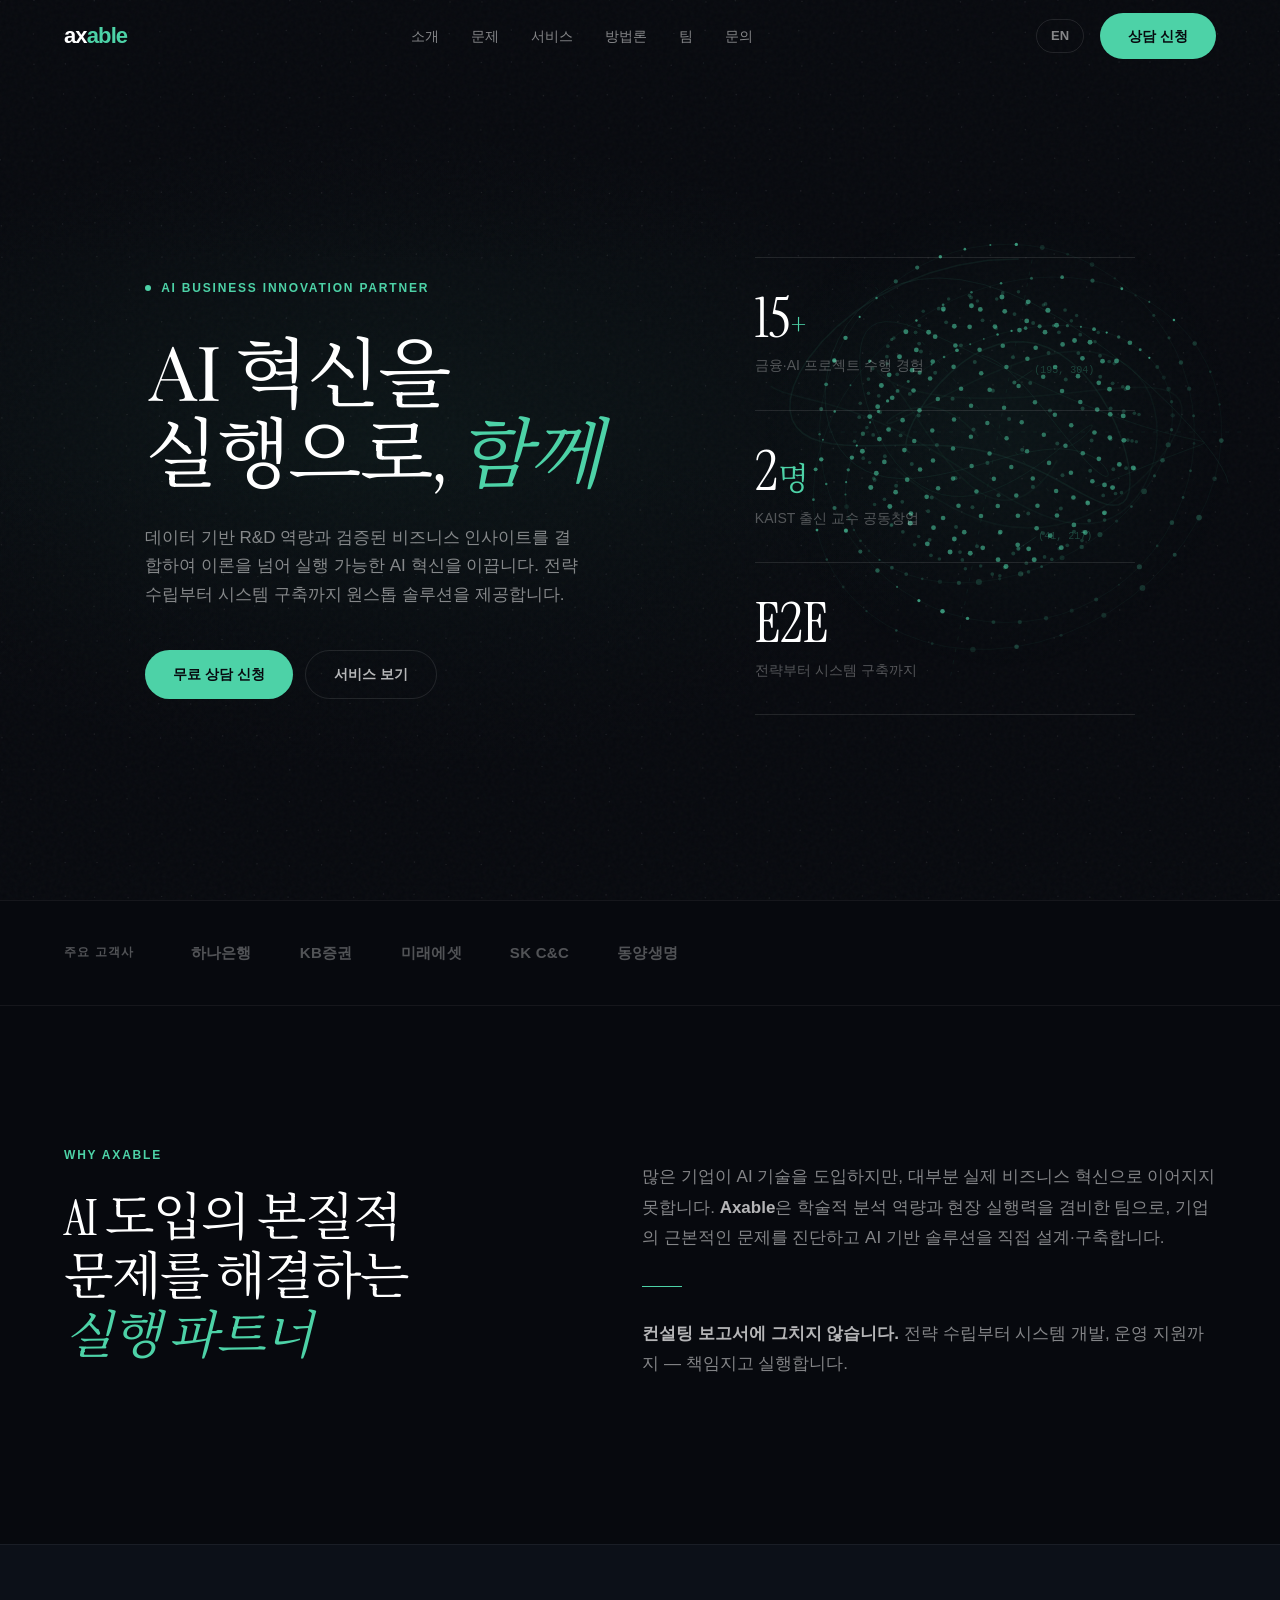
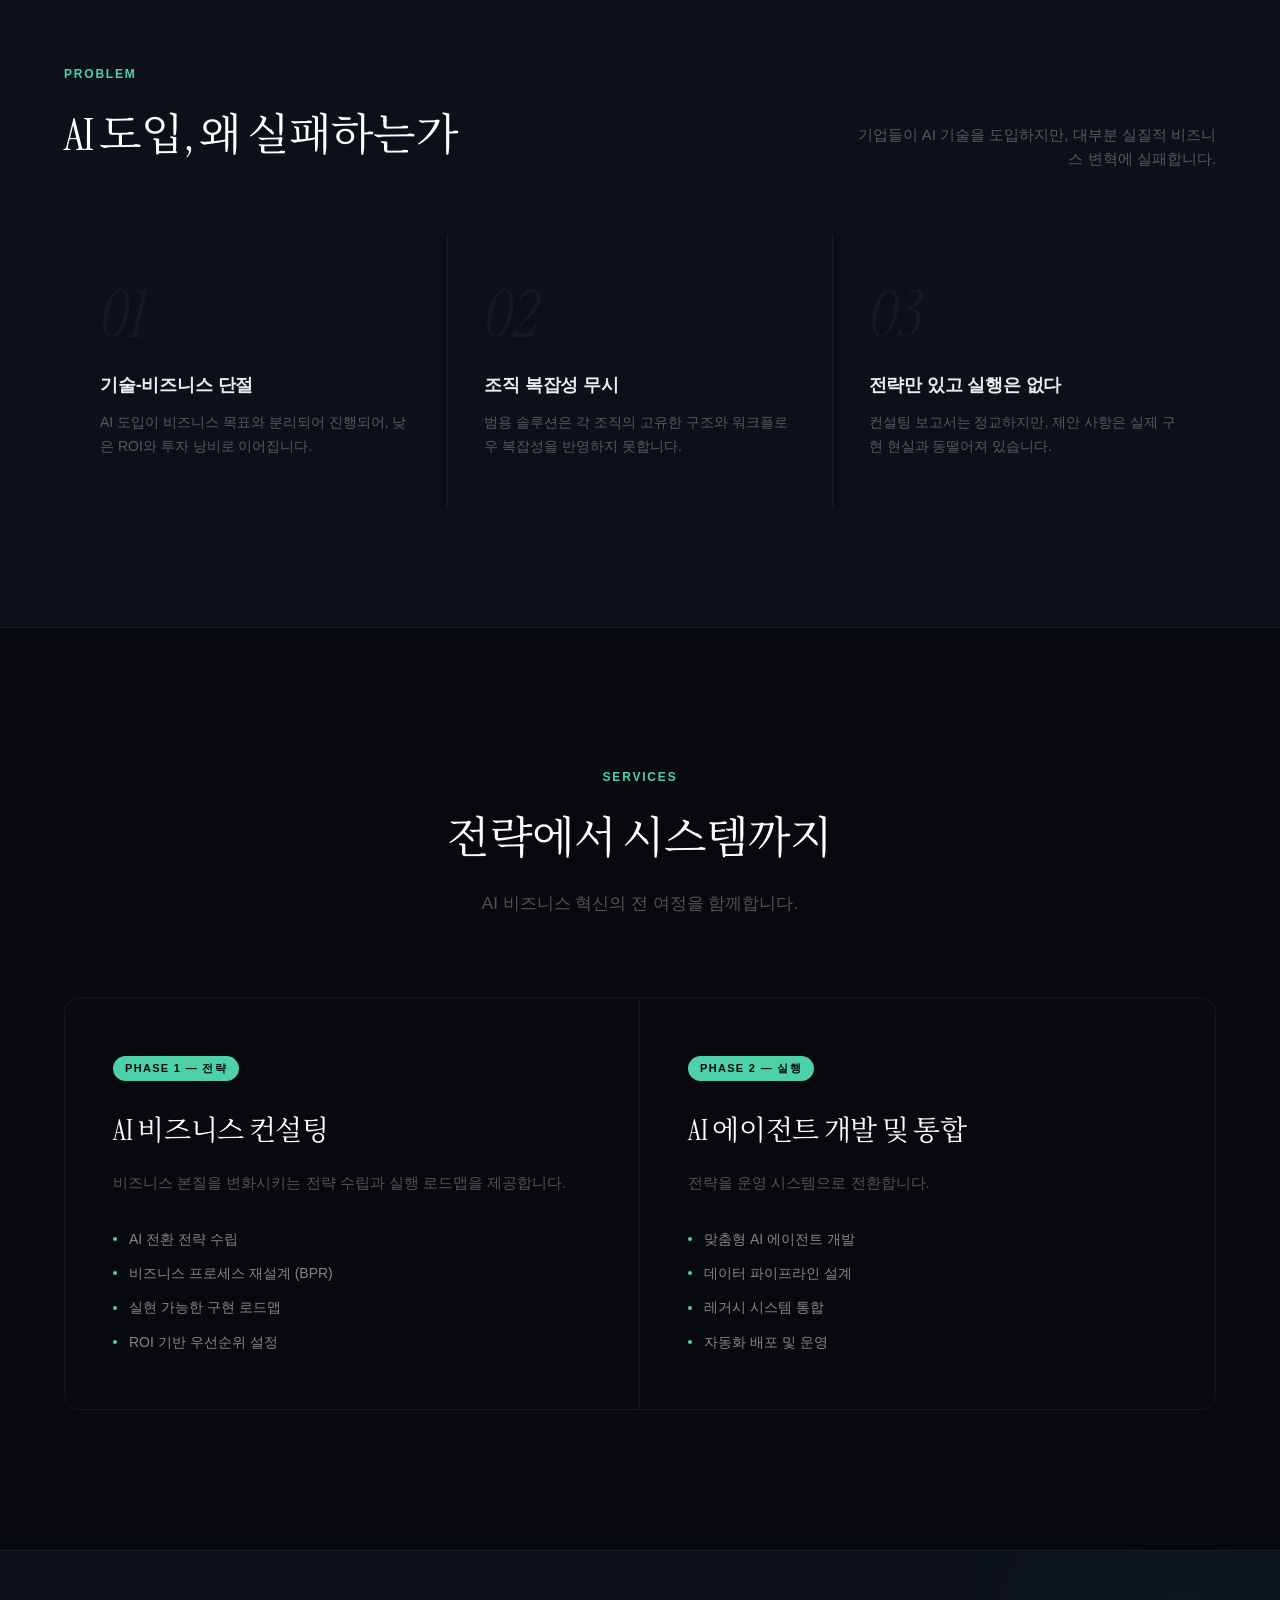
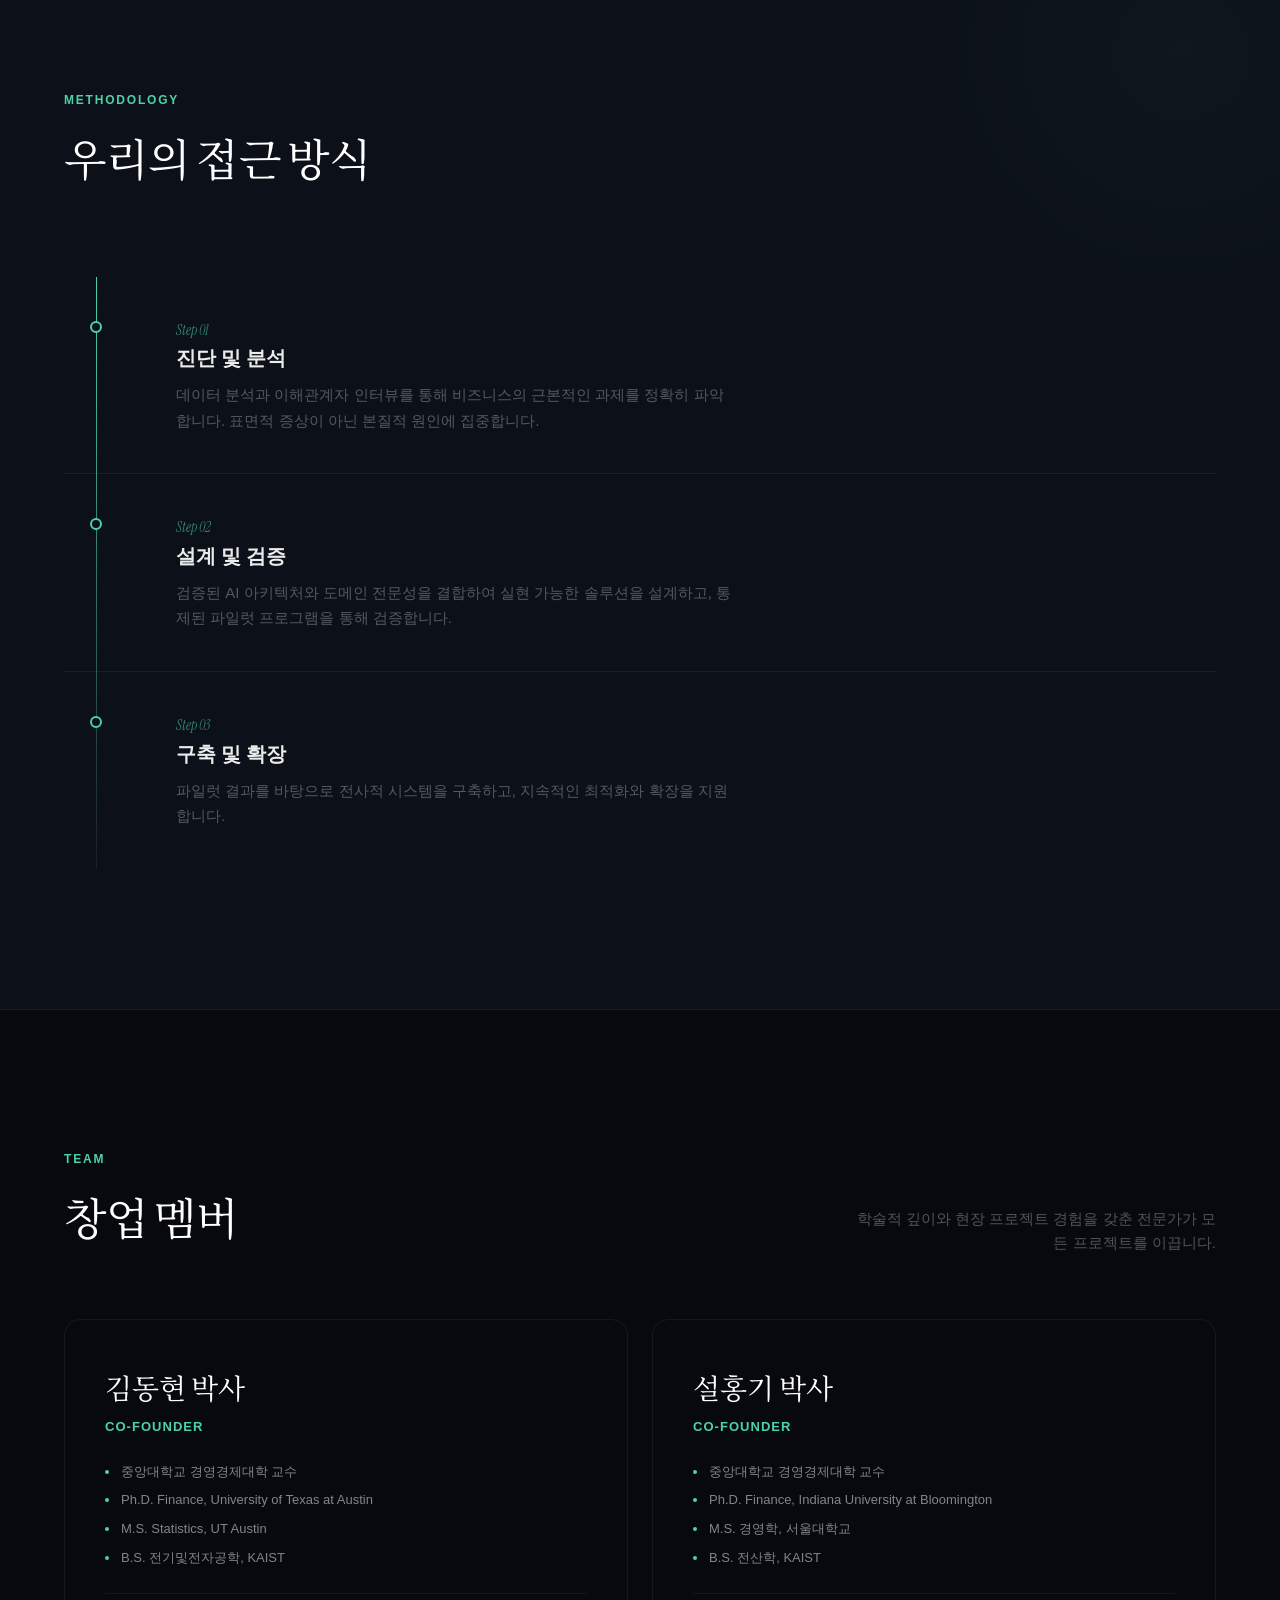
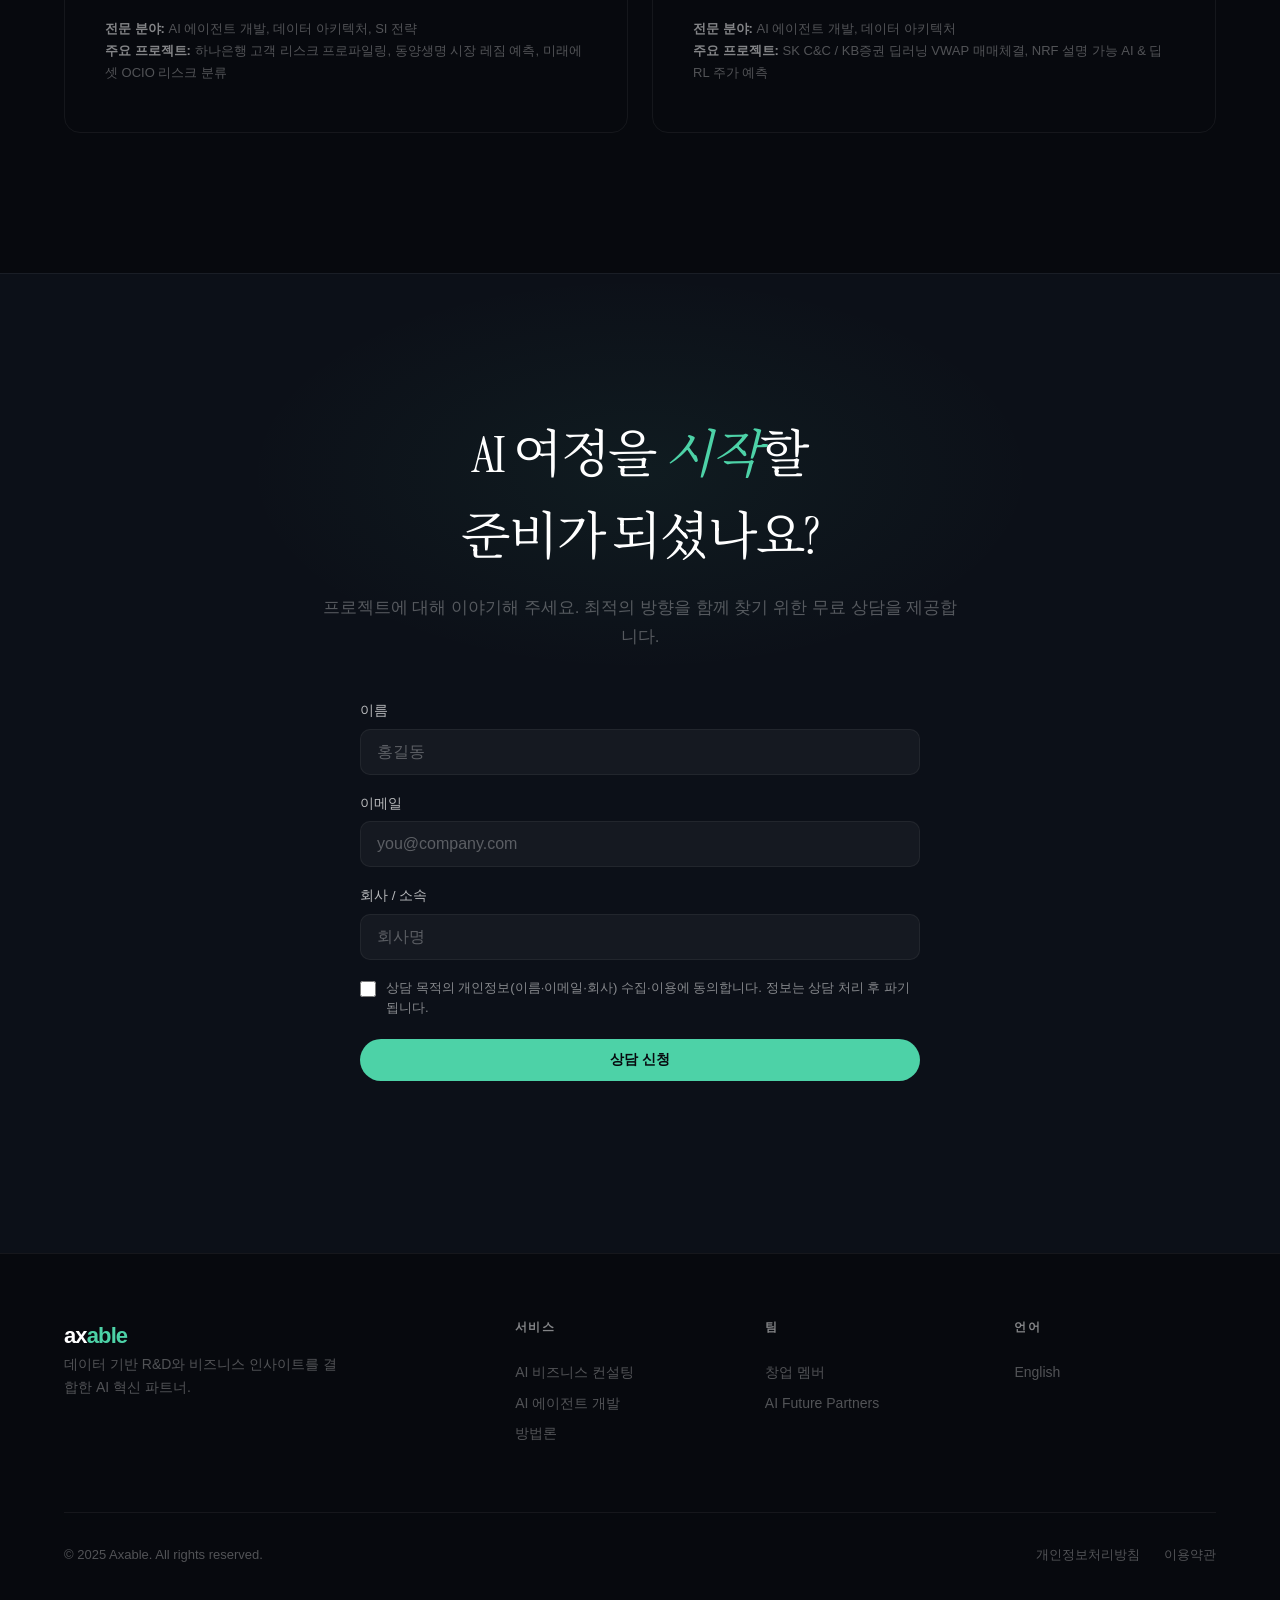
<file: public/index.html>
<!DOCTYPE html>
<html lang="ko">
<head>
  <meta charset="UTF-8">
  <meta name="viewport" content="width=device-width, initial-scale=1.0">
  <title>Axable — AI 혁신을 실행으로</title>
  <meta name="description" content="Axable은 데이터 기반 R&D 역량과 검증된 비즈니스 인사이트를 결합하여 이론을 넘어 실행 가능한 AI 혁신을 이끕니다.">
  <meta name="keywords" content="AI 컨설팅, AI 에이전트, 비즈니스 혁신, 데이터 분석, Axable">
  <meta name="author" content="Axable">
  <link rel="icon" type="image/svg+xml" href="/favicon.svg">

  <!-- Open Graph -->
  <meta property="og:type" content="website">
  <meta property="og:title" content="Axable — AI 혁신을 실행으로">
  <meta property="og:description" content="전략에서 시스템까지 — AI 비즈니스 혁신의 가장 믿을 수 있는 파트너.">
  <meta property="og:url" content="https://axable.co.kr/">
  <meta property="og:image" content="https://axable.co.kr/og-image.png">
  <meta property="og:locale" content="ko_KR">

  <!-- Twitter -->
  <meta name="twitter:card" content="summary_large_image">
  <meta name="twitter:title" content="Axable — AI 혁신을 실행으로">
  <meta name="twitter:description" content="전략에서 시스템까지 — AI 비즈니스 혁신의 가장 믿을 수 있는 파트너.">

  <link rel="stylesheet" href="style.css">

  <script type="application/ld+json">
  {
    "@context": "https://schema.org",
    "@graph": [
      {
        "@type": "Organization",
        "@id": "https://axable.co.kr/#organization",
        "name": "Axable",
        "url": "https://axable.co.kr",
        "description": "Axable은 데이터 기반 R&D 역량과 검증된 비즈니스 인사이트를 결합하여 이론을 넘어 실행 가능한 AI 혁신을 이끕니다.",
        "address": { "@type": "PostalAddress", "addressCountry": "KR" },
        "founder": [
          { "@type": "Person", "name": "설홍기" },
          { "@type": "Person", "name": "김동현" }
        ]
      },
      {
        "@type": "WebSite",
        "@id": "https://axable.co.kr/#website",
        "url": "https://axable.co.kr",
        "name": "Axable",
        "inLanguage": "ko",
        "publisher": { "@id": "https://axable.co.kr/#organization" }
      }
    ]
  }
  </script>
</head>
<body>

  <!-- Navigation -->
  <nav class="navbar" id="navbar">
    <div class="container navbar-inner">
      <a href="/" class="logo">ax<span>able</span></a>
      <div class="nav-links" id="navLinks">
        <a href="#about">소개</a>
        <a href="#problems">문제</a>
        <a href="#services">서비스</a>
        <a href="#methodology">방법론</a>
        <a href="#team">팀</a>
        <a href="#contact">문의</a>
      </div>
      <div class="nav-right">
        <a href="/en/" class="lang-switch">EN</a>
        <a href="#contact" class="btn btn-accent nav-cta nav-cta-desktop">상담 신청</a>
        <button class="hamburger" id="hamburger" aria-label="메뉴 열기">
          <span></span>
          <span></span>
          <span></span>
        </button>
      </div>
    </div>
  </nav>

  <!-- Hero -->
  <section class="hero" id="home">
    <canvas class="hero-canvas" id="heroCanvas"></canvas>
    <div class="hero-overlay"></div>
    <div class="hero-noise"></div>
    <div class="container">
      <div class="hero-content">
        <div class="hero-eyebrow">
          <span class="pulse"></span>
          AI Business Innovation Partner
        </div>
        <h1><span class="ai-text">AI</span> 혁신을<br>실행으로, <em>함께</em></h1>
        <p class="hero-desc">
          데이터 기반 R&D 역량과 검증된 비즈니스 인사이트를 결합하여
          이론을 넘어 실행 가능한 AI 혁신을 이끕니다.
          전략 수립부터 시스템 구축까지 원스톱 솔루션을 제공합니다.
        </p>
        <div class="hero-buttons">
          <a href="#contact" class="btn btn-accent">무료 상담 신청</a>
          <a href="#services" class="btn btn-outline">서비스 보기</a>
        </div>
      </div>
      <div class="hero-stats">
        <div class="hero-stat">
          <div class="hero-stat-number">15<span>+</span></div>
          <div class="hero-stat-label">금융·AI 프로젝트 수행 경험</div>
        </div>
        <div class="hero-stat">
          <div class="hero-stat-number">2<span>명</span></div>
          <div class="hero-stat-label">KAIST 출신 교수 공동창업</div>
        </div>
        <div class="hero-stat">
          <div class="hero-stat-number">E2E</div>
          <div class="hero-stat-label">전략부터 시스템 구축까지</div>
        </div>
      </div>
    </div>
  </section>

  <!-- Partners -->
  <section class="partners">
    <div class="container partners-inner">
      <span class="partners-label">주요 고객사</span>
      <div class="partners-logos">
        <span>하나은행</span>
        <span>KB증권</span>
        <span>미래에셋</span>
        <span>SK C&C</span>
        <span>동양생명</span>
      </div>
    </div>
  </section>

  <!-- About -->
  <section class="about" id="about">
    <div class="container">
      <div class="about-grid reveal">
        <div class="about-left">
          <span class="section-label">Why Axable</span>
          <h2>AI 도입의 본질적<br>문제를 해결하는<br><em>실행 파트너</em></h2>
        </div>
        <div class="about-right">
          <p>
            많은 기업이 AI 기술을 도입하지만, 대부분 실제 비즈니스 혁신으로 이어지지 못합니다.
            <strong>Axable</strong>은 학술적 분석 역량과 현장 실행력을 겸비한 팀으로,
            기업의 근본적인 문제를 진단하고 AI 기반 솔루션을 직접 설계·구축합니다.
          </p>
          <div class="divider-line"></div>
          <p>
            <strong>컨설팅 보고서에 그치지 않습니다.</strong>
            전략 수립부터 시스템 개발, 운영 지원까지 — 책임지고 실행합니다.
          </p>
        </div>
      </div>
    </div>
  </section>

  <!-- Problems -->
  <section class="problems" id="problems">
    <div class="container">
      <div class="problems-header reveal">
        <div class="problems-header-left">
          <span class="section-label">Problem</span>
          <h2>AI 도입, 왜 실패하는가</h2>
        </div>
        <div class="problems-header-right">
          기업들이 AI 기술을 도입하지만, 대부분 실질적 비즈니스 변혁에 실패합니다.
        </div>
      </div>
      <div class="problems-grid stagger-children reveal">
        <div class="problem-card">
          <div class="problem-number">01</div>
          <h3>기술-비즈니스 단절</h3>
          <p>AI 도입이 비즈니스 목표와 분리되어 진행되어, 낮은 ROI와 투자 낭비로 이어집니다.</p>
        </div>
        <div class="problem-card">
          <div class="problem-number">02</div>
          <h3>조직 복잡성 무시</h3>
          <p>범용 솔루션은 각 조직의 고유한 구조와 워크플로우 복잡성을 반영하지 못합니다.</p>
        </div>
        <div class="problem-card">
          <div class="problem-number">03</div>
          <h3>전략만 있고 실행은 없다</h3>
          <p>컨설팅 보고서는 정교하지만, 제안 사항은 실제 구현 현실과 동떨어져 있습니다.</p>
        </div>
      </div>
    </div>
  </section>

  <!-- Services -->
  <section class="services" id="services">
    <div class="container">
      <div class="services-header reveal">
        <span class="section-label">Services</span>
        <h2>전략에서 시스템까지</h2>
        <p>AI 비즈니스 혁신의 전 여정을 함께합니다.</p>
      </div>
      <div class="services-split reveal">
        <div class="service-card">
          <span class="service-phase">Phase 1 — 전략</span>
          <h3>AI 비즈니스 컨설팅</h3>
          <p>비즈니스 본질을 변화시키는 전략 수립과 실행 로드맵을 제공합니다.</p>
          <ul class="service-list">
            <li>AI 전환 전략 수립</li>
            <li>비즈니스 프로세스 재설계 (BPR)</li>
            <li>실현 가능한 구현 로드맵</li>
            <li>ROI 기반 우선순위 설정</li>
          </ul>
        </div>
        <div class="service-card">
          <span class="service-phase">Phase 2 — 실행</span>
          <h3>AI 에이전트 개발 및 통합</h3>
          <p>전략을 운영 시스템으로 전환합니다.</p>
          <ul class="service-list">
            <li>맞춤형 AI 에이전트 개발</li>
            <li>데이터 파이프라인 설계</li>
            <li>레거시 시스템 통합</li>
            <li>자동화 배포 및 운영</li>
          </ul>
        </div>
      </div>
    </div>
  </section>

  <!-- Methodology -->
  <section class="methodology" id="methodology">
    <div class="container">
      <div class="methodology-header reveal">
        <span class="section-label">Methodology</span>
        <h2>우리의 접근 방식</h2>
      </div>
      <div class="method-timeline reveal">
        <div class="method-step">
          <div class="method-marker">
            <div class="method-marker-dot"></div>
          </div>
          <div class="method-body">
            <span class="step-num">Step 01</span>
            <h3>진단 및 분석</h3>
            <p>데이터 분석과 이해관계자 인터뷰를 통해 비즈니스의 근본적인 과제를 정확히 파악합니다. 표면적 증상이 아닌 본질적 원인에 집중합니다.</p>
          </div>
        </div>
        <div class="method-step">
          <div class="method-marker">
            <div class="method-marker-dot"></div>
          </div>
          <div class="method-body">
            <span class="step-num">Step 02</span>
            <h3>설계 및 검증</h3>
            <p>검증된 AI 아키텍처와 도메인 전문성을 결합하여 실현 가능한 솔루션을 설계하고, 통제된 파일럿 프로그램을 통해 검증합니다.</p>
          </div>
        </div>
        <div class="method-step">
          <div class="method-marker">
            <div class="method-marker-dot"></div>
          </div>
          <div class="method-body">
            <span class="step-num">Step 03</span>
            <h3>구축 및 확장</h3>
            <p>파일럿 결과를 바탕으로 전사적 시스템을 구축하고, 지속적인 최적화와 확장을 지원합니다.</p>
          </div>
        </div>
      </div>
    </div>
  </section>

  <!-- Team -->
  <section class="team" id="team">
    <div class="container">
      <div class="team-header reveal">
        <div class="team-header-left">
          <span class="section-label">Team</span>
          <h2>창업 멤버</h2>
        </div>
        <div class="team-header-right">
          <p>학술적 깊이와 현장 프로젝트 경험을 갖춘 전문가가 모든 프로젝트를 이끕니다.</p>
        </div>
      </div>
      <div class="team-grid">
        <div class="team-card reveal reveal-delay-1">
          <h3 class="team-name">김동현 박사</h3>
          <p class="team-role">Co-Founder</p>
          <ul class="team-credentials">
            <li>중앙대학교 경영경제대학 교수</li>
            <li>Ph.D. Finance, University of Texas at Austin</li>
            <li>M.S. Statistics, UT Austin</li>
            <li>B.S. 전기및전자공학, KAIST</li>
          </ul>
          <p class="team-expertise">
            <strong>전문 분야:</strong> AI 에이전트 개발, 데이터 아키텍처, SI 전략<br>
            <strong>주요 프로젝트:</strong> 하나은행 고객 리스크 프로파일링, 동양생명 시장 레짐 예측, 미래에셋 OCIO 리스크 분류
          </p>
        </div>
        <div class="team-card reveal reveal-delay-2">
          <h3 class="team-name">설홍기 박사</h3>
          <p class="team-role">Co-Founder</p>
          <ul class="team-credentials">
            <li>중앙대학교 경영경제대학 교수</li>
            <li>Ph.D. Finance, Indiana University at Bloomington</li>
            <li>M.S. 경영학, 서울대학교</li>
            <li>B.S. 전산학, KAIST</li>
          </ul>
          <p class="team-expertise">
            <strong>전문 분야:</strong> AI 에이전트 개발, 데이터 아키텍처<br>
            <strong>주요 프로젝트:</strong> SK C&C / KB증권 딥러닝 VWAP 매매체결, NRF 설명 가능 AI & 딥 RL 주가 예측
          </p>
        </div>
      </div>
    </div>
  </section>

  <!-- Contact -->
  <section class="contact" id="contact">
    <div class="container">
      <div class="contact-content reveal">
        <h2>AI 여정을 <em>시작</em>할<br>준비가 되셨나요?</h2>
        <p>프로젝트에 대해 이야기해 주세요. 최적의 방향을 함께 찾기 위한 무료 상담을 제공합니다.</p>
        <div class="form-container">
          <form id="leadForm" class="lead-form" novalidate>
            <div class="form-field">
              <label for="lf-name">이름</label>
              <input id="lf-name" name="name" type="text" autocomplete="name" placeholder="홍길동" required>
            </div>
            <div class="form-field">
              <label for="lf-email">이메일</label>
              <input id="lf-email" name="email" type="email" autocomplete="email" placeholder="you@company.com" required>
            </div>
            <div class="form-field">
              <label for="lf-company">회사 / 소속</label>
              <input id="lf-company" name="company" type="text" autocomplete="organization" placeholder="회사명" required>
            </div>
            <!-- honeypot: hidden from humans, catches bots -->
            <input type="text" name="website" tabindex="-1" autocomplete="off" aria-hidden="true" style="position:absolute;left:-9999px;width:1px;height:1px;opacity:0;">
            <label class="form-consent">
              <input id="lf-consent" name="pipaConsent" type="checkbox" value="true" required>
              <span>상담 목적의 개인정보(이름·이메일·회사) 수집·이용에 동의합니다. 정보는 상담 처리 후 파기됩니다.</span>
            </label>
            <button type="submit" class="btn btn-accent" id="lf-submit">상담 신청</button>
            <p class="form-message" id="lf-message" role="status" aria-live="polite"></p>
          </form>
          <div class="form-success" id="lf-success" hidden>
            <div class="form-success-check">✓</div>
            <h3>감사합니다!</h3>
            <p>상담 신청이 접수되었습니다. 곧 연락드리겠습니다.</p>
          </div>
        </div>
      </div>
    </div>
  </section>

  <!-- Footer -->
  <footer class="footer">
    <div class="container">
      <div class="footer-top">
        <div class="footer-brand">
          <a href="/" class="logo">ax<span>able</span></a>
          <p>데이터 기반 R&D와 비즈니스 인사이트를 결합한 AI 혁신 파트너.</p>
        </div>
        <div class="footer-col">
          <h4>서비스</h4>
          <a href="#services">AI 비즈니스 컨설팅</a>
          <a href="#services">AI 에이전트 개발</a>
          <a href="#methodology">방법론</a>
        </div>
        <div class="footer-col">
          <h4>팀</h4>
          <a href="#team">창업 멤버</a>
          <a href="https://www.aifuture.kr" target="_blank" rel="noopener">AI Future Partners</a>
        </div>
        <div class="footer-col">
          <h4>언어</h4>
          <a href="/en/">English</a>
        </div>
      </div>
      <div class="footer-bottom">
        <p class="footer-copy">&copy; 2025 Axable. All rights reserved.</p>
        <div class="footer-legal">
          <a href="#">개인정보처리방침</a>
          <a href="#">이용약관</a>
        </div>
      </div>
    </div>
  </footer>

  <!-- Scripts -->
  <script>
    // Lead form -> intranet (/api/subscribe)
    (function () {
      var form = document.getElementById('leadForm');
      if (!form) return;
      var msg = document.getElementById('lf-message');
      var btn = document.getElementById('lf-submit');
      var success = document.getElementById('lf-success');
      form.addEventListener('submit', function (e) {
        e.preventDefault();
        msg.textContent = '';
        var payload = {
          name: form.name.value.trim(),
          email: form.email.value.trim(),
          company: form.company.value.trim(),
          website: form.website.value,
          pipaConsent: form.pipaConsent.checked ? 'true' : ''
        };
        if (!payload.name || !payload.email || !payload.company) {
          msg.textContent = '모든 항목을 입력해 주세요.'; return;
        }
        if (payload.pipaConsent !== 'true') {
          msg.textContent = '개인정보 수집·이용에 동의해 주세요.'; return;
        }
        btn.disabled = true;
        var orig = btn.textContent; btn.textContent = '전송 중...';
        fetch('/api/subscribe', {
          method: 'POST',
          headers: { 'Content-Type': 'application/json' },
          body: JSON.stringify(payload)
        }).then(function (r) {
          return r.json().catch(function () { return {}; }).then(function (d) { return { ok: r.ok, d: d }; });
        }).then(function (res) {
          if (res.ok && res.d && res.d.ok) {
            form.hidden = true; success.hidden = false;
          } else {
            msg.textContent = '전송에 실패했습니다. 잠시 후 다시 시도해 주세요.';
            btn.disabled = false; btn.textContent = orig;
          }
        }).catch(function () {
          msg.textContent = '전송에 실패했습니다. 잠시 후 다시 시도해 주세요.';
          btn.disabled = false; btn.textContent = orig;
        });
      });
    })();

    // Hamburger menu
    var hamburger = document.getElementById('hamburger');
    var navLinks = document.getElementById('navLinks');
    hamburger.addEventListener('click', function() {
      navLinks.classList.toggle('active');
      var spans = hamburger.querySelectorAll('span');
      if (navLinks.classList.contains('active')) {
        spans[0].style.transform = 'rotate(45deg) translate(5px, 5px)';
        spans[1].style.opacity = '0';
        spans[2].style.transform = 'rotate(-45deg) translate(5px, -5px)';
      } else {
        spans[0].style.transform = '';
        spans[1].style.opacity = '';
        spans[2].style.transform = '';
      }
    });

    navLinks.querySelectorAll('a').forEach(function(link) {
      link.addEventListener('click', function() {
        navLinks.classList.remove('active');
        var spans = hamburger.querySelectorAll('span');
        spans[0].style.transform = '';
        spans[1].style.opacity = '';
        spans[2].style.transform = '';
      });
    });

    // Scroll reveal
    var reveals = document.querySelectorAll('.reveal');
    var observer = new IntersectionObserver(function(entries) {
      entries.forEach(function(entry) {
        if (entry.isIntersecting) {
          entry.target.classList.add('visible');
        }
      });
    }, { threshold: 0.15, rootMargin: '0px 0px -40px 0px' });

    reveals.forEach(function(el) {
      observer.observe(el);
    });

    // Navbar scroll
    var navbar = document.getElementById('navbar');
    window.addEventListener('scroll', function() {
      if (window.scrollY > 50) {
        navbar.classList.add('scrolled');
      } else {
        navbar.classList.remove('scrolled');
      }
    });

    // Smooth scroll offset
    document.querySelectorAll('a[href^="#"]').forEach(function(anchor) {
      anchor.addEventListener('click', function(e) {
        var target = document.querySelector(this.getAttribute('href'));
        if (target) {
          e.preventDefault();
          var offset = 80;
          var top = target.getBoundingClientRect().top + window.scrollY - offset;
          window.scrollTo({ top: top, behavior: 'smooth' });
        }
      });
    });

    // Hero animation: mouse-reactive dot grid + autonomous 3D sphere
    (function() {
      var canvas = document.getElementById('heroCanvas');
      if (!canvas) return;
      var ctx = canvas.getContext('2d');
      var dpr = window.devicePixelRatio || 1;
      var W, H, cx, cy, R;
      var mouse = { x: -9999, y: -9999 };
      var raf;
      var isMobile = false;
      var PI = Math.PI;
      var TAU = PI * 2;

      // --- Dot grid ---
      var gridDots = [];
      var GRID_SPACING = 32;

      function initGrid() {
        gridDots = [];
        var cols = Math.ceil(W / GRID_SPACING) + 1;
        var rows = Math.ceil(H / GRID_SPACING) + 1;
        for (var r = 0; r < rows; r++) {
          for (var c = 0; c < cols; c++) {
            gridDots.push({
              baseX: c * GRID_SPACING,
              baseY: r * GRID_SPACING,
              x: c * GRID_SPACING,
              y: r * GRID_SPACING,
              phase: Math.random() * TAU,
              speed: 0.3 + Math.random() * 0.4
            });
          }
        }
      }

      function drawDotGrid(t) {
        for (var i = 0; i < gridDots.length; i++) {
          var d = gridDots[i];
          d.x = d.baseX + Math.sin(t * 0.001 * d.speed + d.phase) * 2;
          d.y = d.baseY + Math.cos(t * 0.001 * d.speed + d.phase * 0.7) * 2;

          var dx = mouse.x - d.x;
          var dy = mouse.y - d.y;
          var dist = Math.sqrt(dx * dx + dy * dy);
          var influence = Math.max(0, 1 - dist / 110);

          var baseAlpha = 0.08;
          var alpha = baseAlpha + influence * 0.45;
          var radius = 0.8 + influence * 1.8;

          if (influence > 0) {
            ctx.fillStyle = 'rgba(77, 210, 167, ' + alpha + ')';
          } else {
            ctx.fillStyle = 'rgba(255, 255, 255, ' + baseAlpha + ')';
          }
          ctx.beginPath();
          ctx.arc(d.x, d.y, radius, 0, TAU);
          ctx.fill();

          if (influence > 0.2) {
            for (var j = i + 1; j < gridDots.length; j++) {
              var d2 = gridDots[j];
              var dx2 = d.x - d2.x;
              var dy2 = d.y - d2.y;
              var dist2 = Math.sqrt(dx2 * dx2 + dy2 * dy2);
              if (dist2 < GRID_SPACING * 1.5) {
                var mdx2 = mouse.x - d2.x;
                var mdy2 = mouse.y - d2.y;
                var mdist2 = Math.sqrt(mdx2 * mdx2 + mdy2 * mdy2);
                var inf2 = Math.max(0, 1 - mdist2 / 160);
                if (inf2 > 0.2) {
                  var lineAlpha = Math.min(influence, inf2) * 0.2;
                  ctx.strokeStyle = 'rgba(77, 210, 167, ' + lineAlpha + ')';
                  ctx.lineWidth = 0.4;
                  ctx.beginPath();
                  ctx.moveTo(d.x, d.y);
                  ctx.lineTo(d2.x, d2.y);
                  ctx.stroke();
                }
              }
            }
          }
        }
      }

      // --- Sphere ---
      var sphereDots = [];
      var SPHERE_COUNT = 280;
      var RING_COUNT = 3;
      var rings = [];
      var CURVE_COUNT = 5;
      var labels = [];

      function initSphere() {
        sphereDots = [];
        var golden = (1 + Math.sqrt(5)) / 2;
        for (var i = 0; i < SPHERE_COUNT; i++) {
          var theta = Math.acos(1 - 2 * (i + 0.5) / SPHERE_COUNT);
          var phi = TAU * i / golden;
          sphereDots.push({
            theta: theta, phi: phi, baseR: 1,
            pulse: Math.random() * TAU,
            pulseSpeed: 0.5 + Math.random() * 1.5
          });
        }
      }

      function initRings() {
        rings = [];
        var tilts = [
          { tiltX: 0.3, tiltZ: 0.1, speed: 0.4, radius: 1.25, count: 60, offset: 0 },
          { tiltX: -0.5, tiltZ: 0.6, speed: -0.3, radius: 1.4, count: 45, offset: PI / 3 },
          { tiltX: 0.1, tiltZ: -0.4, speed: 0.25, radius: 1.55, count: 35, offset: PI / 1.5 }
        ];
        for (var r = 0; r < RING_COUNT; r++) {
          var ring = tilts[r];
          ring.particles = [];
          for (var p = 0; p < ring.count; p++) {
            ring.particles.push({
              angle: (TAU / ring.count) * p,
              size: 1 + Math.random() * 1.5,
              alpha: 0.3 + Math.random() * 0.5
            });
          }
          rings.push(ring);
        }
      }

      function initLabels() {
        labels = [
          { theta: 0.8, phi: 1.2, text: '(78, 96)' },
          { theta: 1.8, phi: 3.5, text: '(322, 40)' },
          { theta: 2.4, phi: 5.1, text: '(195, 304)' },
          { theta: 1.0, phi: 4.8, text: '(41, 217)' },
          { theta: 2.0, phi: 0.7, text: '(256, 128)' }
        ];
      }

      function project(x3, y3, z3) {
        var fov = 600;
        var scale = fov / (fov + z3);
        return { x: cx + x3 * scale, y: cy + y3 * scale, s: scale, z: z3 };
      }

      function rotateY(x, y, z, a) {
        var cos = Math.cos(a), sin = Math.sin(a);
        return { x: x * cos - z * sin, y: y, z: x * sin + z * cos };
      }
      function rotateX(x, y, z, a) {
        var cos = Math.cos(a), sin = Math.sin(a);
        return { x: x, y: y * cos - z * sin, z: y * sin + z * cos };
      }
      function rotateZ(x, y, z, a) {
        var cos = Math.cos(a), sin = Math.sin(a);
        return { x: x * cos - y * sin, y: x * sin + y * cos, z: z };
      }

      function resize() {
        var rect = canvas.parentElement.getBoundingClientRect();
        W = rect.width; H = rect.height;
        canvas.width = W * dpr; canvas.height = H * dpr;
        canvas.style.width = W + 'px'; canvas.style.height = H + 'px';
        ctx.setTransform(dpr, 0, 0, dpr, 0, 0);
        isMobile = W < 768;
        cx = W * 0.78; cy = H * 0.48; R = Math.min(W, H) * 0.15;
        if (isMobile) { cx = W * 0.65; cy = H * 0.35; R = Math.min(W, H) * 0.13; }
        initGrid();
      }

      function drawGlow() {
        var grad = ctx.createRadialGradient(cx, cy, R * 0.2, cx, cy, R * 1.8);
        grad.addColorStop(0, 'rgba(77, 210, 167, 0.05)');
        grad.addColorStop(0.5, 'rgba(77, 210, 167, 0.02)');
        grad.addColorStop(1, 'rgba(77, 210, 167, 0)');
        ctx.fillStyle = grad;
        ctx.fillRect(0, 0, W, H);
      }

      function drawAxisLines(t, rX, rY) {
        var len = R * 1.7;
        var axes = [
          { x: len, y: 0, z: 0 }, { x: -len, y: 0, z: 0 },
          { x: 0, y: len, z: 0 }, { x: 0, y: -len, z: 0 },
          { x: 0, y: 0, z: len }, { x: 0, y: 0, z: -len }
        ];
        ctx.lineWidth = 0.5;
        for (var i = 0; i < axes.length; i += 2) {
          var a1 = rotateX(axes[i].x, axes[i].y, axes[i].z, rX);
          a1 = rotateY(a1.x, a1.y, a1.z, rY);
          var p1 = project(a1.x, a1.y, a1.z);
          var a2 = rotateX(axes[i+1].x, axes[i+1].y, axes[i+1].z, rX);
          a2 = rotateY(a2.x, a2.y, a2.z, rY);
          var p2 = project(a2.x, a2.y, a2.z);
          ctx.strokeStyle = 'rgba(77, 210, 167, 0.12)';
          ctx.beginPath(); ctx.setLineDash([4, 8]);
          ctx.moveTo(p1.x, p1.y); ctx.lineTo(p2.x, p2.y);
          ctx.stroke(); ctx.setLineDash([]);
        }
      }

      function drawSphere(t) {
        // No mouse influence — autonomous rotation only
        var rY = t * 0.0002;
        var rX = 0.35 + Math.sin(t * 0.0001) * 0.1;

        var projected = [];
        for (var i = 0; i < sphereDots.length; i++) {
          var d = sphereDots[i];
          var pulse = 1 + Math.sin(t * 0.001 * d.pulseSpeed + d.pulse) * 0.04;
          var r = R * d.baseR * pulse;
          var x = r * Math.sin(d.theta) * Math.cos(d.phi);
          var y = r * Math.cos(d.theta);
          var z = r * Math.sin(d.theta) * Math.sin(d.phi);
          var rot = rotateX(x, y, z, rX);
          rot = rotateY(rot.x, rot.y, rot.z, rY);
          var p = project(rot.x, rot.y, rot.z);
          projected.push(p);
          var alpha = 0.15 + p.s * 0.5; alpha = Math.min(alpha, 0.8);
          var size = 1 + p.s * 1.5;
          if (rot.z > 0) {
            ctx.fillStyle = 'rgba(77, 210, 167, ' + (alpha * 0.9) + ')';
          } else {
            ctx.fillStyle = 'rgba(77, 210, 167, ' + (alpha * 0.3) + ')';
            size *= 0.7;
          }
          ctx.beginPath(); ctx.arc(p.x, p.y, size, 0, TAU); ctx.fill();
        }
        for (var i = 0; i < projected.length; i++) {
          if (projected[i].z < 0) continue;
          for (var j = i + 1; j < projected.length; j++) {
            if (projected[j].z < 0) continue;
            var dx = projected[i].x - projected[j].x;
            var dy = projected[i].y - projected[j].y;
            var dist = Math.sqrt(dx * dx + dy * dy);
            if (dist < R * 0.18) {
              ctx.strokeStyle = 'rgba(77, 210, 167, ' + ((1 - dist / (R * 0.18)) * 0.08) + ')';
              ctx.lineWidth = 0.5; ctx.beginPath();
              ctx.moveTo(projected[i].x, projected[i].y);
              ctx.lineTo(projected[j].x, projected[j].y); ctx.stroke();
            }
          }
        }
        return { rotX: rX, rotY: rY };
      }

      function drawRings(t, rX, rY) {
        for (var r = 0; r < rings.length; r++) {
          var ring = rings[r];
          var angleOffset = t * 0.001 * ring.speed + ring.offset;
          ctx.beginPath(); ctx.strokeStyle = 'rgba(77, 210, 167, 0.06)'; ctx.lineWidth = 0.8;
          for (var s = 0; s <= 64; s++) {
            var a = (TAU / 64) * s;
            var rx = Math.cos(a) * R * ring.radius, ry = Math.sin(a) * R * ring.radius;
            var rot = rotateX(rx, ry, 0, ring.tiltX);
            rot = rotateZ(rot.x, rot.y, rot.z, ring.tiltZ);
            rot = rotateX(rot.x, rot.y, rot.z, rX);
            rot = rotateY(rot.x, rot.y, rot.z, rY);
            var p = project(rot.x, rot.y, rot.z);
            if (s === 0) ctx.moveTo(p.x, p.y); else ctx.lineTo(p.x, p.y);
          }
          ctx.stroke();
          for (var p = 0; p < ring.particles.length; p++) {
            var part = ring.particles[p];
            var a = part.angle + angleOffset;
            var rx = Math.cos(a) * R * ring.radius, ry = Math.sin(a) * R * ring.radius;
            var rot = rotateX(rx, ry, 0, ring.tiltX);
            rot = rotateZ(rot.x, rot.y, rot.z, ring.tiltZ);
            rot = rotateX(rot.x, rot.y, rot.z, rX);
            rot = rotateY(rot.x, rot.y, rot.z, rY);
            var proj = project(rot.x, rot.y, rot.z);
            var alpha = part.alpha * proj.s;
            if (rot.z < 0) alpha *= 0.3;
            ctx.fillStyle = 'rgba(77, 210, 167, ' + Math.min(alpha, 0.7) + ')';
            ctx.beginPath(); ctx.arc(proj.x, proj.y, part.size * proj.s, 0, TAU); ctx.fill();
          }
        }
      }

      function drawFlowingCurves(t, rX, rY) {
        for (var c = 0; c < CURVE_COUNT; c++) {
          var offset = (TAU / CURVE_COUNT) * c;
          var phase = t * 0.0004 + offset;
          ctx.beginPath();
          ctx.strokeStyle = 'rgba(77, 210, 167, ' + (0.06 + Math.sin(phase) * 0.03) + ')';
          ctx.lineWidth = 1.2 + Math.sin(phase * 1.3) * 0.5;
          for (var s = 0; s <= 80; s++) {
            var frac = s / 80, a = phase + frac * PI * 2.5;
            var spiralR = R * (0.6 + frac * 1.0);
            var waveY = Math.sin(a * 2 + phase) * R * 0.3;
            var rot = rotateX(Math.cos(a) * spiralR, waveY, Math.sin(a) * spiralR, rX);
            rot = rotateY(rot.x, rot.y, rot.z, rY);
            var p = project(rot.x, rot.y, rot.z);
            if (s === 0) ctx.moveTo(p.x, p.y); else ctx.lineTo(p.x, p.y);
          }
          ctx.stroke();
        }
      }

      function drawLabels(t, rX, rY) {
        ctx.font = '10px Satoshi, monospace';
        for (var i = 0; i < labels.length; i++) {
          var l = labels[i], lr = R * 1.15;
          var x = lr * Math.sin(l.theta) * Math.cos(l.phi);
          var y = lr * Math.cos(l.theta);
          var z = lr * Math.sin(l.theta) * Math.sin(l.phi);
          var rot = rotateX(x, y, z, rX);
          rot = rotateY(rot.x, rot.y, rot.z, rY);
          if (rot.z < 0) continue;
          var p = project(rot.x, rot.y, rot.z);
          var alpha = 0.25 + p.s * 0.15;
          ctx.fillStyle = 'rgba(77, 210, 167, ' + alpha + ')';
          ctx.beginPath(); ctx.arc(p.x, p.y, 2, 0, TAU); ctx.fill();
          ctx.strokeStyle = 'rgba(77, 210, 167, ' + (alpha * 0.5) + ')';
          ctx.lineWidth = 0.5; ctx.beginPath();
          ctx.moveTo(p.x, p.y); ctx.lineTo(p.x + 18, p.y - 12); ctx.stroke();
          ctx.fillStyle = 'rgba(77, 210, 167, ' + (alpha * 0.7) + ')';
          ctx.fillText(l.text, p.x + 20, p.y - 10);
        }
      }

      function draw(t) {
        ctx.clearRect(0, 0, W, H);
        drawDotGrid(t);
        if (!isMobile) {
          drawGlow();
          var rX = 0.35 + Math.sin(t * 0.0001) * 0.1;
          var rY = t * 0.0002;
          drawAxisLines(t, rX, rY);
          drawFlowingCurves(t, rX, rY);
          var rot = drawSphere(t);
          drawRings(t, rot.rotX, rot.rotY);
          drawLabels(t, rot.rotX, rot.rotY);
        }
        raf = requestAnimationFrame(draw);
      }

      canvas.parentElement.addEventListener('mousemove', function(e) {
        var rect = canvas.getBoundingClientRect();
        mouse.x = e.clientX - rect.left;
        mouse.y = e.clientY - rect.top;
      });

      canvas.parentElement.addEventListener('mouseleave', function() {
        mouse.x = -9999;
        mouse.y = -9999;
      });

      window.addEventListener('resize', function() {
        cancelAnimationFrame(raf);
        resize();
        raf = requestAnimationFrame(draw);
      });

      initSphere();
      initRings();
      initLabels();
      resize();
      raf = requestAnimationFrame(draw);
    })();
  </script>
</body>
</html>
</file>
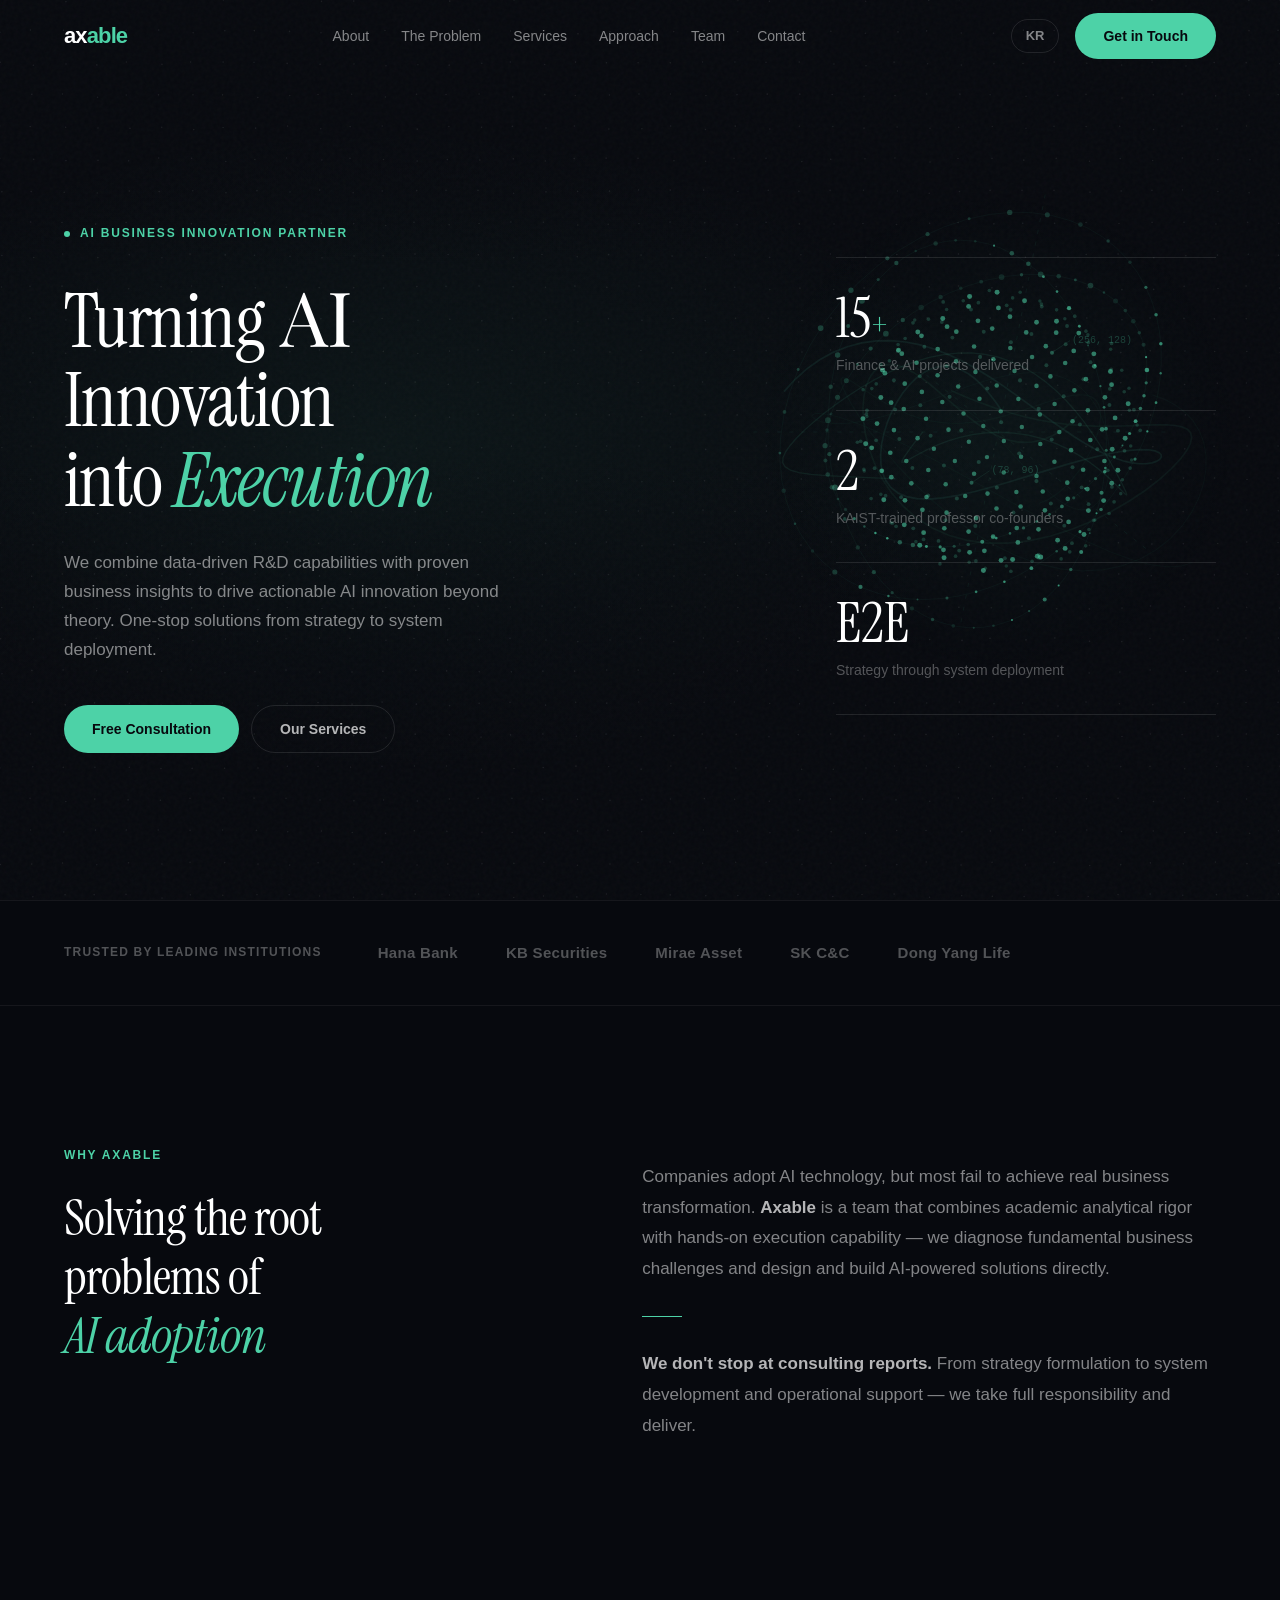
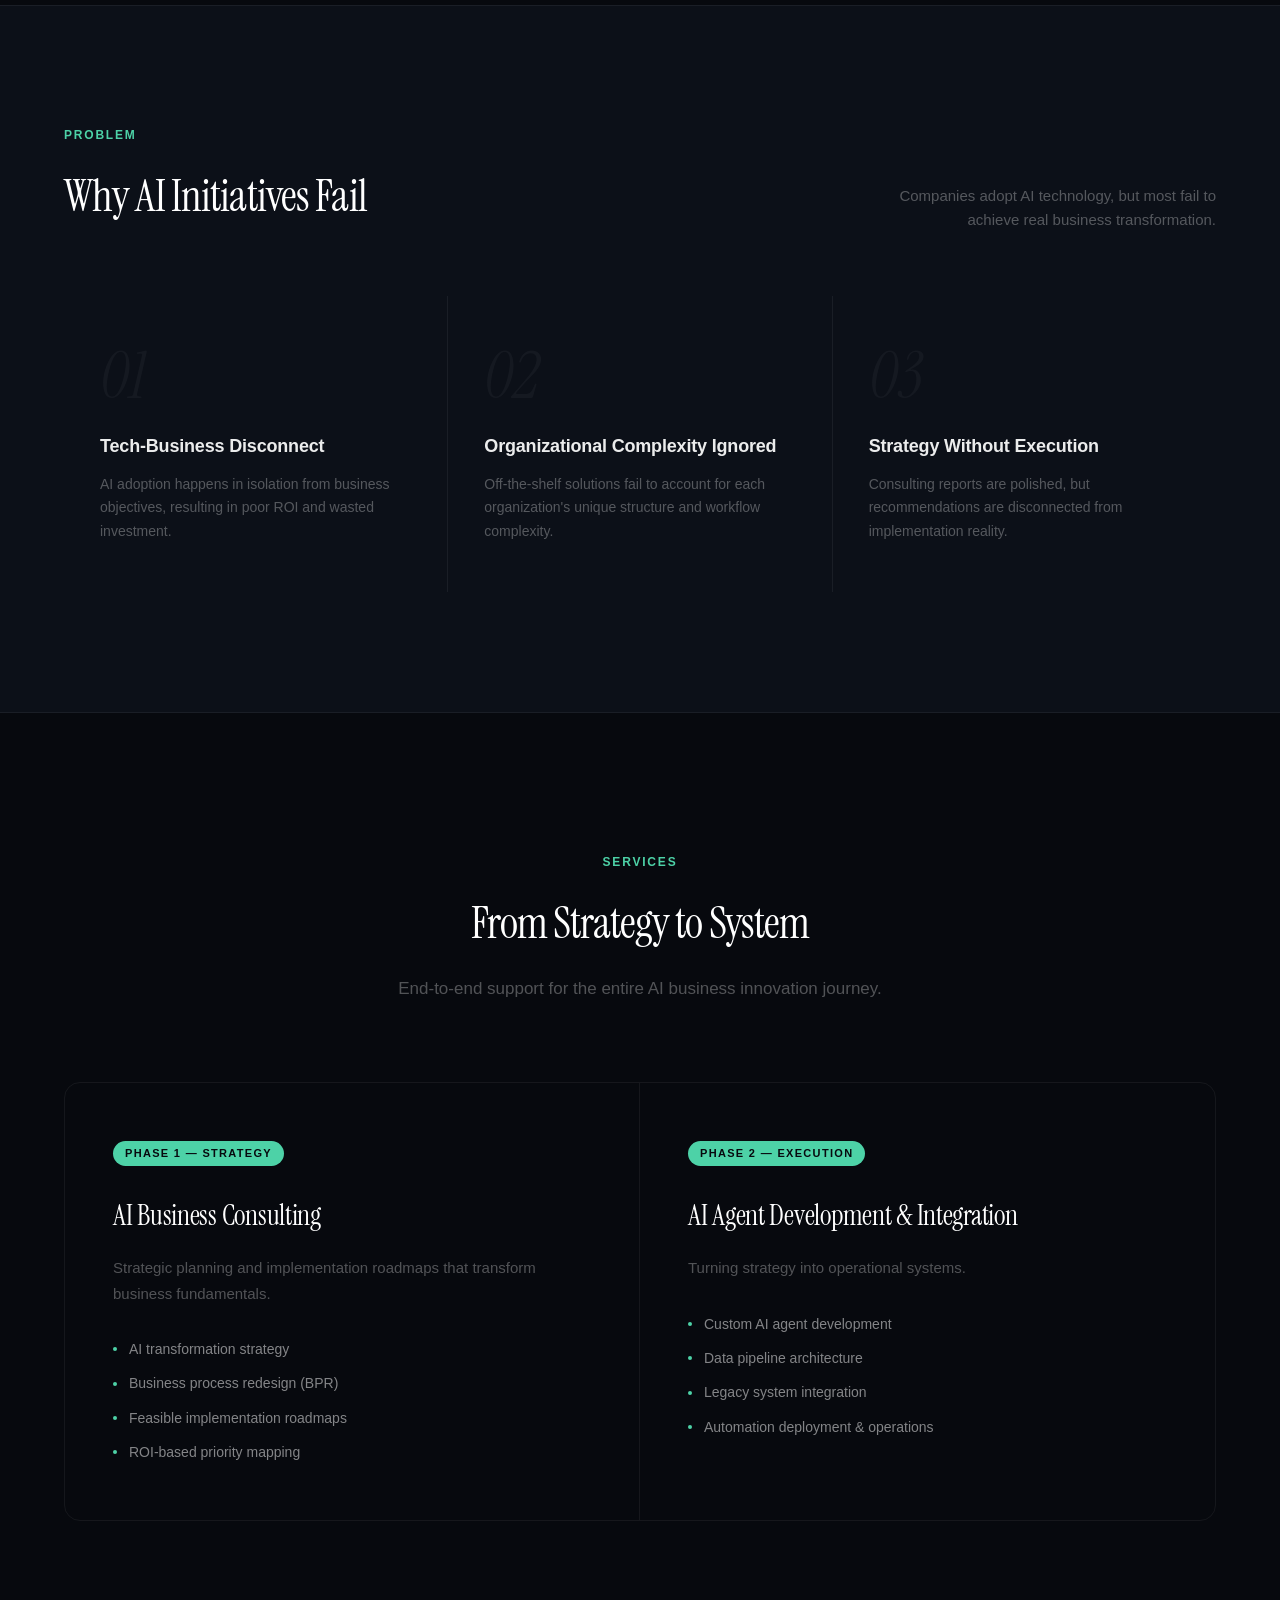
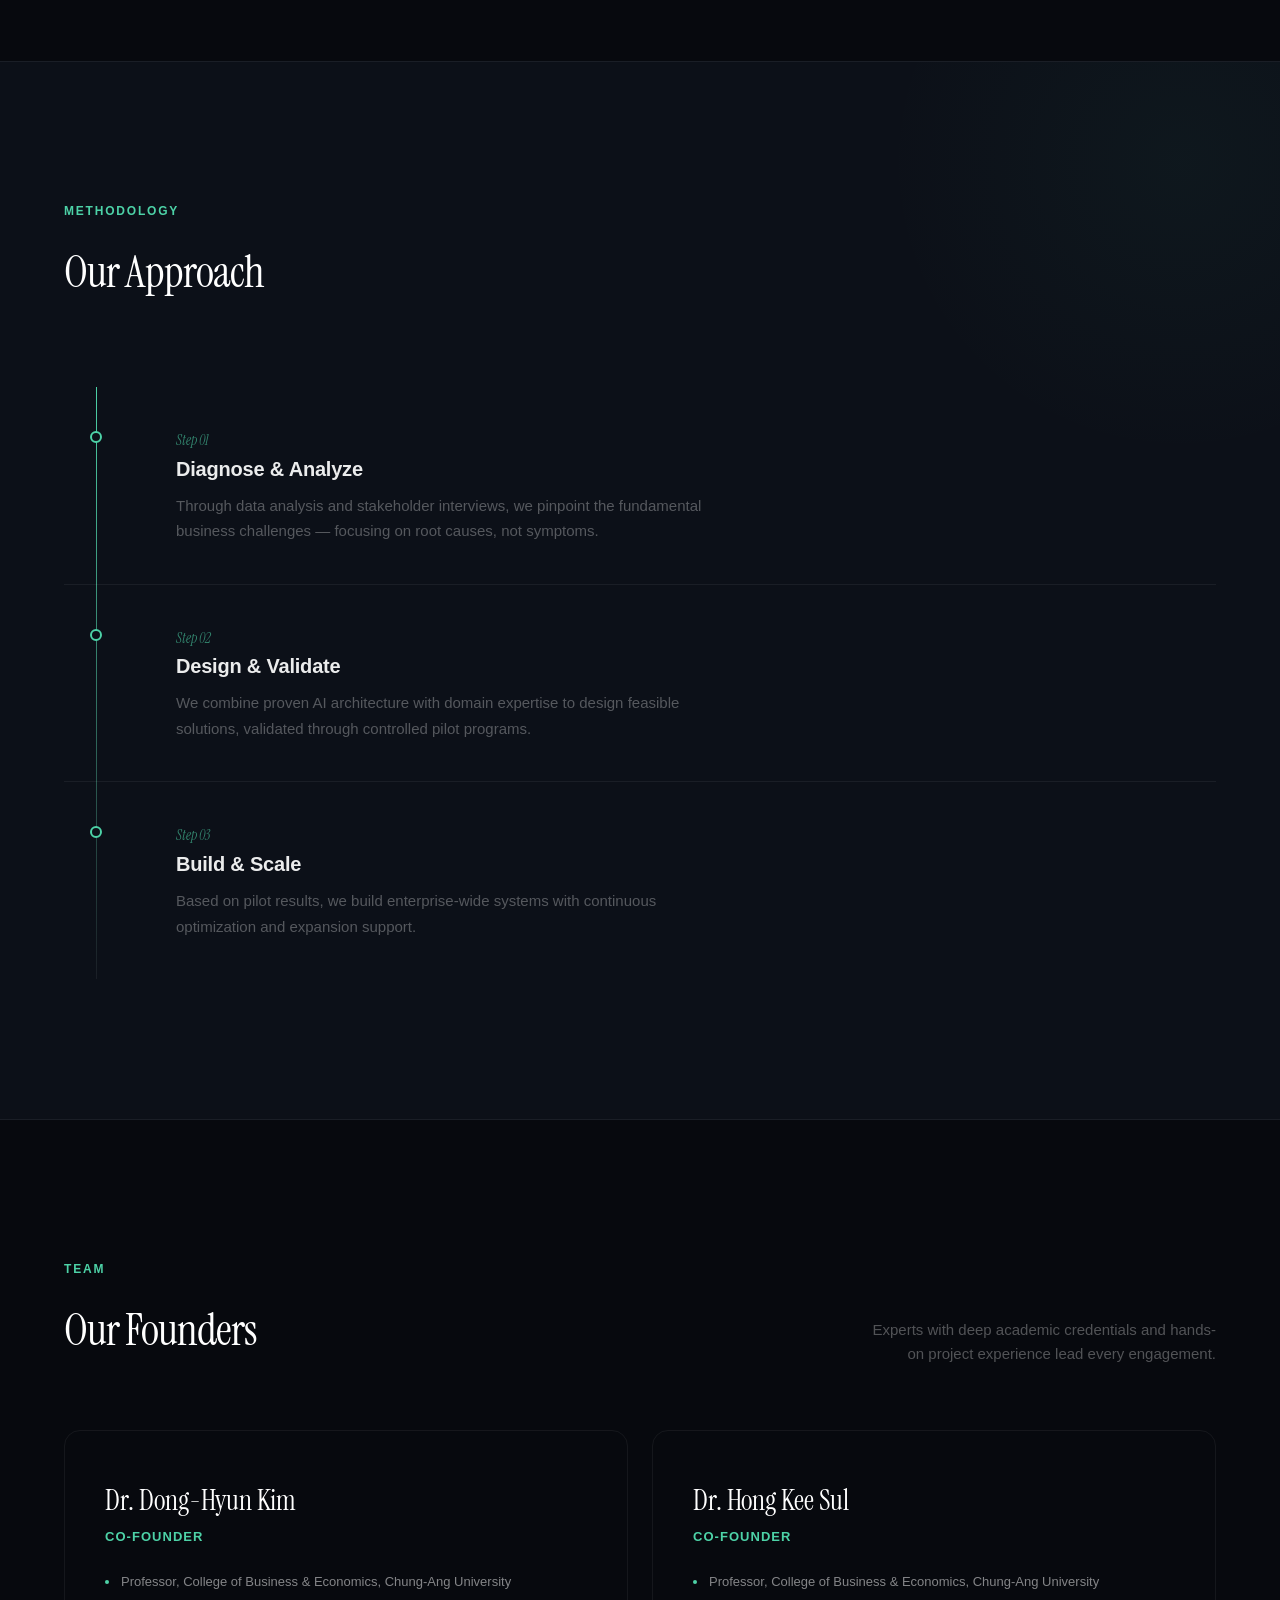
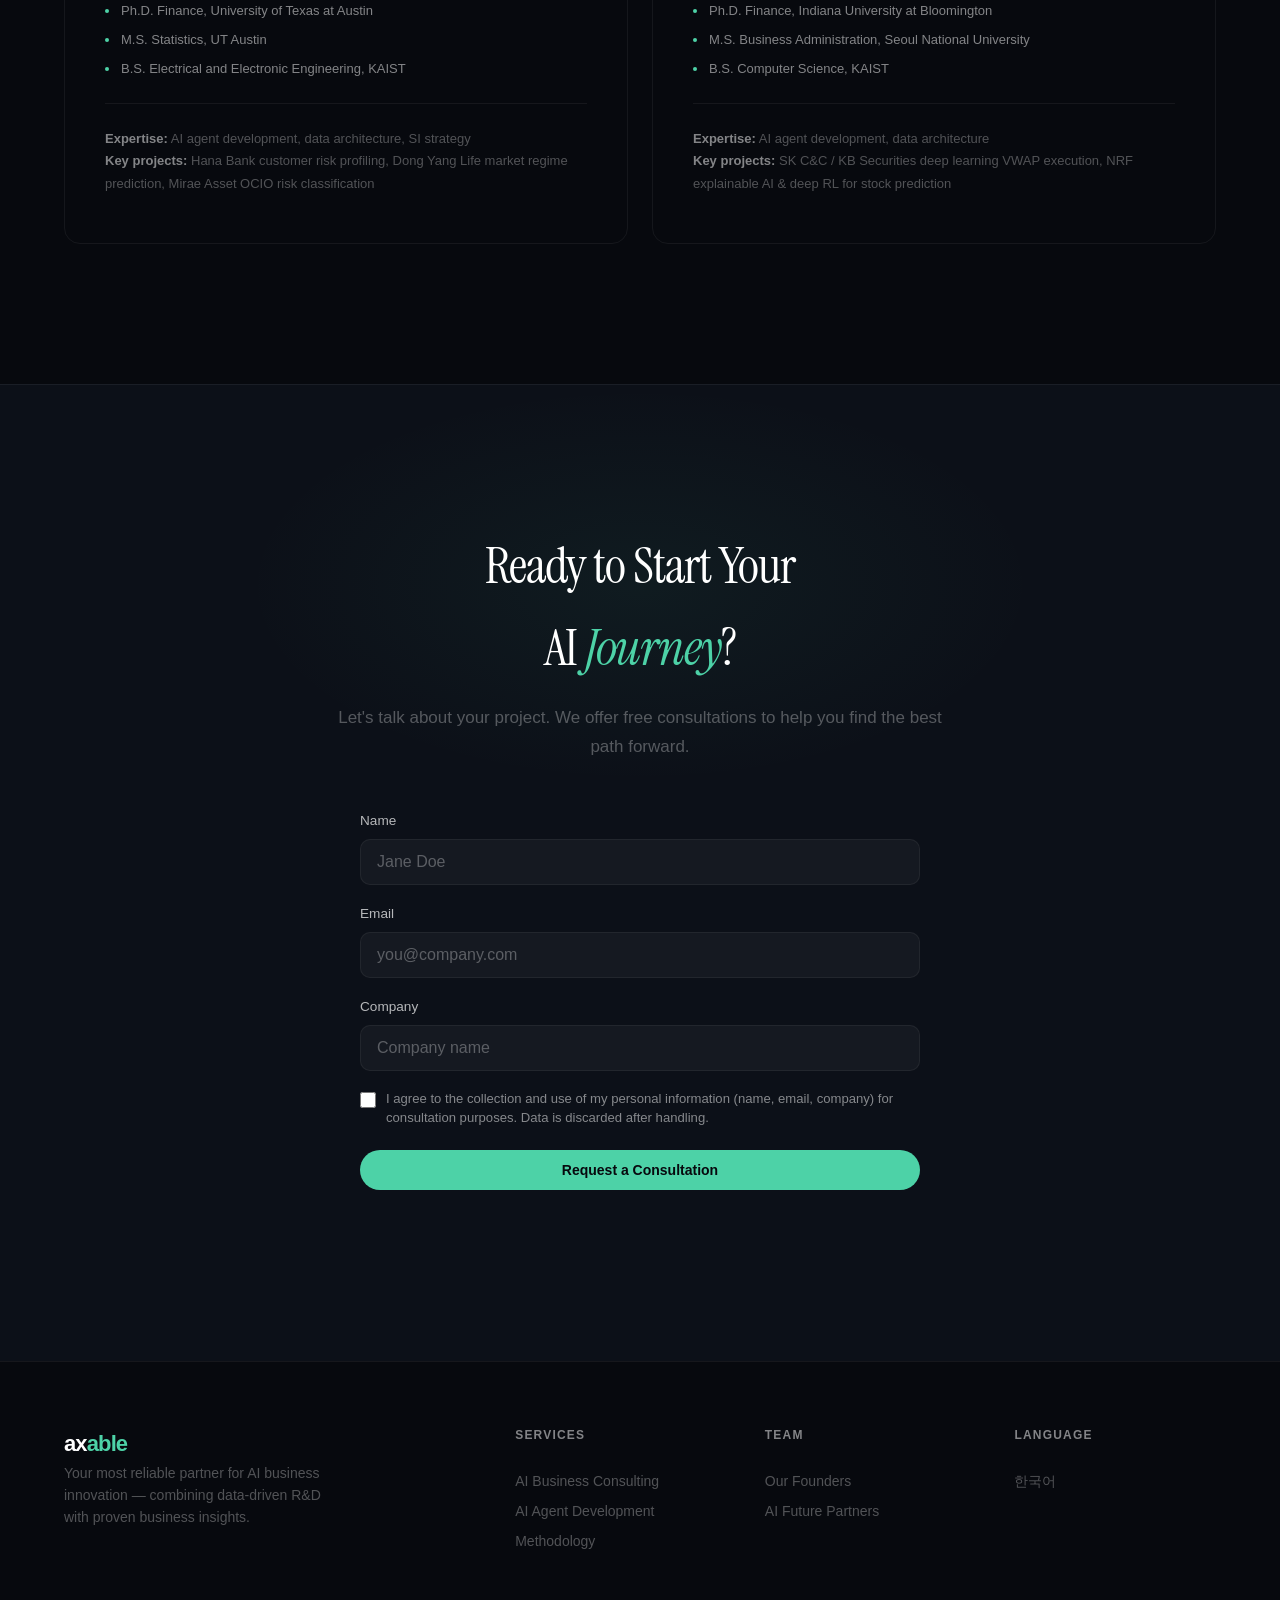
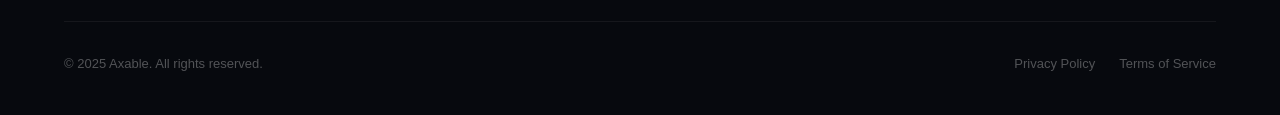
<file: public/en/index.html>
<!DOCTYPE html>
<html lang="en">
<head>
  <meta charset="UTF-8">
  <meta name="viewport" content="width=device-width, initial-scale=1.0">
  <title>Axable — Turning AI Innovation into Execution</title>
  <meta name="description" content="Axable combines data-driven R&D with proven business insights to drive actionable AI innovation beyond theory.">
  <meta name="keywords" content="AI consulting, AI agents, business innovation, data analytics, Axable">
  <meta name="author" content="Axable">
  <link rel="icon" type="image/svg+xml" href="/favicon.svg">

  <!-- Open Graph -->
  <meta property="og:type" content="website">
  <meta property="og:title" content="Axable — Turning AI Innovation into Execution">
  <meta property="og:description" content="From strategy to system — your most reliable partner for AI business innovation.">
  <meta property="og:url" content="https://axable.co.kr/en/">
  <meta property="og:image" content="https://axable.co.kr/og-image.png">
  <meta property="og:locale" content="en_US">

  <!-- Twitter -->
  <meta name="twitter:card" content="summary_large_image">
  <meta name="twitter:title" content="Axable — Turning AI Innovation into Execution">
  <meta name="twitter:description" content="From strategy to system — your most reliable partner for AI business innovation.">

  <link rel="stylesheet" href="../style.css">

  <script type="application/ld+json">
  {
    "@context": "https://schema.org",
    "@graph": [
      {
        "@type": "Organization",
        "@id": "https://axable.co.kr/#organization",
        "name": "Axable",
        "url": "https://axable.co.kr",
        "description": "Axable combines data-driven R&D with proven business insights to drive actionable AI innovation beyond theory.",
        "address": { "@type": "PostalAddress", "addressCountry": "KR" },
        "founder": [
          { "@type": "Person", "name": "Sul Hong-kee" },
          { "@type": "Person", "name": "Kim Dong-hyun" }
        ]
      },
      {
        "@type": "WebSite",
        "@id": "https://axable.co.kr/#website",
        "url": "https://axable.co.kr",
        "name": "Axable",
        "inLanguage": "en",
        "publisher": { "@id": "https://axable.co.kr/#organization" }
      }
    ]
  }
  </script>
</head>
<body>

  <!-- Navigation -->
  <nav class="navbar" id="navbar">
    <div class="container navbar-inner">
      <a href="/en/" class="logo">ax<span>able</span></a>
      <div class="nav-links" id="navLinks">
        <a href="#about">About</a>
        <a href="#problems">The Problem</a>
        <a href="#services">Services</a>
        <a href="#methodology">Approach</a>
        <a href="#team">Team</a>
        <a href="#contact">Contact</a>
      </div>
      <div class="nav-right">
        <a href="/" class="lang-switch">KR</a>
        <a href="#contact" class="btn btn-accent nav-cta nav-cta-desktop">Get in Touch</a>
        <button class="hamburger" id="hamburger" aria-label="Open menu">
          <span></span>
          <span></span>
          <span></span>
        </button>
      </div>
    </div>
  </nav>

  <!-- Hero -->
  <section class="hero" id="home">
    <canvas class="hero-canvas" id="heroCanvas"></canvas>
    <div class="hero-overlay"></div>
    <div class="hero-noise"></div>
    <div class="container">
      <div class="hero-content">
        <div class="hero-eyebrow">
          <span class="pulse"></span>
          AI Business Innovation Partner
        </div>
        <h1>Turning <span class="ai-text">AI</span> Innovation<br> into <em>Execution</em></h1>
        <p class="hero-desc">
          We combine data-driven R&D capabilities with proven business insights
          to drive actionable AI innovation beyond theory.
          One-stop solutions from strategy to system deployment.
        </p>
        <div class="hero-buttons">
          <a href="#contact" class="btn btn-accent">Free Consultation</a>
          <a href="#services" class="btn btn-outline">Our Services</a>
        </div>
      </div>
      <div class="hero-stats">
        <div class="hero-stat">
          <div class="hero-stat-number">15<span>+</span></div>
          <div class="hero-stat-label">Finance & AI projects delivered</div>
        </div>
        <div class="hero-stat">
          <div class="hero-stat-number">2</div>
          <div class="hero-stat-label">KAIST-trained professor co-founders</div>
        </div>
        <div class="hero-stat">
          <div class="hero-stat-number">E2E</div>
          <div class="hero-stat-label">Strategy through system deployment</div>
        </div>
      </div>
    </div>
  </section>

  <!-- Partners -->
  <section class="partners">
    <div class="container partners-inner">
      <span class="partners-label">Trusted by leading institutions</span>
      <div class="partners-logos">
        <span>Hana Bank</span>
        <span>KB Securities</span>
        <span>Mirae Asset</span>
        <span>SK C&C</span>
        <span>Dong Yang Life</span>
      </div>
    </div>
  </section>

  <!-- About -->
  <section class="about" id="about">
    <div class="container">
      <div class="about-grid reveal">
        <div class="about-left">
          <span class="section-label">Why Axable</span>
          <h2>Solving the root<br>problems of<br><em>AI adoption</em></h2>
        </div>
        <div class="about-right">
          <p>
            Companies adopt AI technology, but most fail to achieve real business transformation.
            <strong>Axable</strong> is a team that combines academic analytical rigor with hands-on
            execution capability — we diagnose fundamental business challenges and design and
            build AI-powered solutions directly.
          </p>
          <div class="divider-line"></div>
          <p>
            <strong>We don't stop at consulting reports.</strong>
            From strategy formulation to system development and operational support —
            we take full responsibility and deliver.
          </p>
        </div>
      </div>
    </div>
  </section>

  <!-- Problems -->
  <section class="problems" id="problems">
    <div class="container">
      <div class="problems-header reveal">
        <div class="problems-header-left">
          <span class="section-label">Problem</span>
          <h2>Why AI Initiatives Fail</h2>
        </div>
        <div class="problems-header-right">
          Companies adopt AI technology, but most fail to achieve real business transformation.
        </div>
      </div>
      <div class="problems-grid stagger-children reveal">
        <div class="problem-card">
          <div class="problem-number">01</div>
          <h3>Tech-Business Disconnect</h3>
          <p>AI adoption happens in isolation from business objectives, resulting in poor ROI and wasted investment.</p>
        </div>
        <div class="problem-card">
          <div class="problem-number">02</div>
          <h3>Organizational Complexity Ignored</h3>
          <p>Off-the-shelf solutions fail to account for each organization's unique structure and workflow complexity.</p>
        </div>
        <div class="problem-card">
          <div class="problem-number">03</div>
          <h3>Strategy Without Execution</h3>
          <p>Consulting reports are polished, but recommendations are disconnected from implementation reality.</p>
        </div>
      </div>
    </div>
  </section>

  <!-- Services -->
  <section class="services" id="services">
    <div class="container">
      <div class="services-header reveal">
        <span class="section-label">Services</span>
        <h2>From Strategy to System</h2>
        <p>End-to-end support for the entire AI business innovation journey.</p>
      </div>
      <div class="services-split reveal">
        <div class="service-card">
          <span class="service-phase">Phase 1 — Strategy</span>
          <h3>AI Business Consulting</h3>
          <p>Strategic planning and implementation roadmaps that transform business fundamentals.</p>
          <ul class="service-list">
            <li>AI transformation strategy</li>
            <li>Business process redesign (BPR)</li>
            <li>Feasible implementation roadmaps</li>
            <li>ROI-based priority mapping</li>
          </ul>
        </div>
        <div class="service-card">
          <span class="service-phase">Phase 2 — Execution</span>
          <h3>AI Agent Development & Integration</h3>
          <p>Turning strategy into operational systems.</p>
          <ul class="service-list">
            <li>Custom AI agent development</li>
            <li>Data pipeline architecture</li>
            <li>Legacy system integration</li>
            <li>Automation deployment & operations</li>
          </ul>
        </div>
      </div>
    </div>
  </section>

  <!-- Methodology -->
  <section class="methodology" id="methodology">
    <div class="container">
      <div class="methodology-header reveal">
        <span class="section-label">Methodology</span>
        <h2>Our Approach</h2>
      </div>
      <div class="method-timeline reveal">
        <div class="method-step">
          <div class="method-marker">
            <div class="method-marker-dot"></div>
          </div>
          <div class="method-body">
            <span class="step-num">Step 01</span>
            <h3>Diagnose & Analyze</h3>
            <p>Through data analysis and stakeholder interviews, we pinpoint the fundamental business challenges — focusing on root causes, not symptoms.</p>
          </div>
        </div>
        <div class="method-step">
          <div class="method-marker">
            <div class="method-marker-dot"></div>
          </div>
          <div class="method-body">
            <span class="step-num">Step 02</span>
            <h3>Design & Validate</h3>
            <p>We combine proven AI architecture with domain expertise to design feasible solutions, validated through controlled pilot programs.</p>
          </div>
        </div>
        <div class="method-step">
          <div class="method-marker">
            <div class="method-marker-dot"></div>
          </div>
          <div class="method-body">
            <span class="step-num">Step 03</span>
            <h3>Build & Scale</h3>
            <p>Based on pilot results, we build enterprise-wide systems with continuous optimization and expansion support.</p>
          </div>
        </div>
      </div>
    </div>
  </section>

  <!-- Team -->
  <section class="team" id="team">
    <div class="container">
      <div class="team-header reveal">
        <div class="team-header-left">
          <span class="section-label">Team</span>
          <h2>Our Founders</h2>
        </div>
        <div class="team-header-right">
          <p>Experts with deep academic credentials and hands-on project experience lead every engagement.</p>
        </div>
      </div>
      <div class="team-grid">
        <div class="team-card reveal reveal-delay-1">
          <h3 class="team-name">Dr. Dong-Hyun Kim</h3>
          <p class="team-role">Co-Founder</p>
          <ul class="team-credentials">
            <li>Professor, College of Business & Economics, Chung-Ang University</li>
            <li>Ph.D. Finance, University of Texas at Austin</li>
            <li>M.S. Statistics, UT Austin</li>
            <li>B.S. Electrical and Electronic Engineering, KAIST</li>
          </ul>
          <p class="team-expertise">
            <strong>Expertise:</strong> AI agent development, data architecture, SI strategy<br>
            <strong>Key projects:</strong> Hana Bank customer risk profiling, Dong Yang Life market regime prediction, Mirae Asset OCIO risk classification
          </p>
        </div>
        <div class="team-card reveal reveal-delay-2">
          <h3 class="team-name">Dr. Hong Kee Sul</h3>
          <p class="team-role">Co-Founder</p>
          <ul class="team-credentials">
            <li>Professor, College of Business & Economics, Chung-Ang University</li>
            <li>Ph.D. Finance, Indiana University at Bloomington</li>
            <li>M.S. Business Administration, Seoul National University</li>
            <li>B.S. Computer Science, KAIST</li>
          </ul>
          <p class="team-expertise">
            <strong>Expertise:</strong> AI agent development, data architecture<br>
            <strong>Key projects:</strong> SK C&C / KB Securities deep learning VWAP execution, NRF explainable AI & deep RL for stock prediction
          </p>
        </div>
      </div>
    </div>
  </section>

  <!-- Contact -->
  <section class="contact" id="contact">
    <div class="container">
      <div class="contact-content reveal">
        <h2>Ready to Start Your<br>AI <em>Journey</em>?</h2>
        <p>Let's talk about your project. We offer free consultations to help you find the best path forward.</p>
        <div class="form-container">
          <form id="leadForm" class="lead-form" novalidate>
            <div class="form-field">
              <label for="lf-name">Name</label>
              <input id="lf-name" name="name" type="text" autocomplete="name" placeholder="Jane Doe" required>
            </div>
            <div class="form-field">
              <label for="lf-email">Email</label>
              <input id="lf-email" name="email" type="email" autocomplete="email" placeholder="you@company.com" required>
            </div>
            <div class="form-field">
              <label for="lf-company">Company</label>
              <input id="lf-company" name="company" type="text" autocomplete="organization" placeholder="Company name" required>
            </div>
            <!-- honeypot: hidden from humans, catches bots -->
            <input type="text" name="website" tabindex="-1" autocomplete="off" aria-hidden="true" style="position:absolute;left:-9999px;width:1px;height:1px;opacity:0;">
            <label class="form-consent">
              <input id="lf-consent" name="pipaConsent" type="checkbox" value="true" required>
              <span>I agree to the collection and use of my personal information (name, email, company) for consultation purposes. Data is discarded after handling.</span>
            </label>
            <button type="submit" class="btn btn-accent" id="lf-submit">Request a Consultation</button>
            <p class="form-message" id="lf-message" role="status" aria-live="polite"></p>
          </form>
          <div class="form-success" id="lf-success" hidden>
            <div class="form-success-check">✓</div>
            <h3>Thank you!</h3>
            <p>Your request has been received. We'll be in touch shortly.</p>
          </div>
        </div>
      </div>
    </div>
  </section>

  <!-- Footer -->
  <footer class="footer">
    <div class="container">
      <div class="footer-top">
        <div class="footer-brand">
          <a href="/en/" class="logo">ax<span>able</span></a>
          <p>Your most reliable partner for AI business innovation — combining data-driven R&D with proven business insights.</p>
        </div>
        <div class="footer-col">
          <h4>Services</h4>
          <a href="#services">AI Business Consulting</a>
          <a href="#services">AI Agent Development</a>
          <a href="#methodology">Methodology</a>
        </div>
        <div class="footer-col">
          <h4>Team</h4>
          <a href="#team">Our Founders</a>
          <a href="https://www.aifuture.kr" target="_blank" rel="noopener">AI Future Partners</a>
        </div>
        <div class="footer-col">
          <h4>Language</h4>
          <a href="/">한국어</a>
        </div>
      </div>
      <div class="footer-bottom">
        <p class="footer-copy">&copy; 2025 Axable. All rights reserved.</p>
        <div class="footer-legal">
          <a href="#">Privacy Policy</a>
          <a href="#">Terms of Service</a>
        </div>
      </div>
    </div>
  </footer>

  <!-- Scripts -->
  <script>
    // Lead form -> intranet (/api/subscribe)
    (function () {
      var form = document.getElementById('leadForm');
      if (!form) return;
      var msg = document.getElementById('lf-message');
      var btn = document.getElementById('lf-submit');
      var success = document.getElementById('lf-success');
      form.addEventListener('submit', function (e) {
        e.preventDefault();
        msg.textContent = '';
        var payload = {
          name: form.name.value.trim(),
          email: form.email.value.trim(),
          company: form.company.value.trim(),
          website: form.website.value,
          pipaConsent: form.pipaConsent.checked ? 'true' : ''
        };
        if (!payload.name || !payload.email || !payload.company) {
          msg.textContent = 'Please fill in all fields.'; return;
        }
        if (payload.pipaConsent !== 'true') {
          msg.textContent = 'Please agree to the privacy policy.'; return;
        }
        btn.disabled = true;
        var orig = btn.textContent; btn.textContent = 'Sending...';
        fetch('/api/subscribe', {
          method: 'POST',
          headers: { 'Content-Type': 'application/json' },
          body: JSON.stringify(payload)
        }).then(function (r) {
          return r.json().catch(function () { return {}; }).then(function (d) { return { ok: r.ok, d: d }; });
        }).then(function (res) {
          if (res.ok && res.d && res.d.ok) {
            form.hidden = true; success.hidden = false;
          } else {
            msg.textContent = 'Submission failed. Please try again.';
            btn.disabled = false; btn.textContent = orig;
          }
        }).catch(function () {
          msg.textContent = 'Submission failed. Please try again.';
          btn.disabled = false; btn.textContent = orig;
        });
      });
    })();

    // Hamburger menu
    var hamburger = document.getElementById('hamburger');
    var navLinks = document.getElementById('navLinks');
    hamburger.addEventListener('click', function() {
      navLinks.classList.toggle('active');
      var spans = hamburger.querySelectorAll('span');
      if (navLinks.classList.contains('active')) {
        spans[0].style.transform = 'rotate(45deg) translate(5px, 5px)';
        spans[1].style.opacity = '0';
        spans[2].style.transform = 'rotate(-45deg) translate(5px, -5px)';
      } else {
        spans[0].style.transform = '';
        spans[1].style.opacity = '';
        spans[2].style.transform = '';
      }
    });

    navLinks.querySelectorAll('a').forEach(function(link) {
      link.addEventListener('click', function() {
        navLinks.classList.remove('active');
        var spans = hamburger.querySelectorAll('span');
        spans[0].style.transform = '';
        spans[1].style.opacity = '';
        spans[2].style.transform = '';
      });
    });

    // Scroll reveal
    var reveals = document.querySelectorAll('.reveal');
    var observer = new IntersectionObserver(function(entries) {
      entries.forEach(function(entry) {
        if (entry.isIntersecting) {
          entry.target.classList.add('visible');
        }
      });
    }, { threshold: 0.15, rootMargin: '0px 0px -40px 0px' });

    reveals.forEach(function(el) {
      observer.observe(el);
    });

    // Navbar scroll
    var navbar = document.getElementById('navbar');
    window.addEventListener('scroll', function() {
      if (window.scrollY > 50) {
        navbar.classList.add('scrolled');
      } else {
        navbar.classList.remove('scrolled');
      }
    });

    // Smooth scroll offset
    document.querySelectorAll('a[href^="#"]').forEach(function(anchor) {
      anchor.addEventListener('click', function(e) {
        var target = document.querySelector(this.getAttribute('href'));
        if (target) {
          e.preventDefault();
          var offset = 80;
          var top = target.getBoundingClientRect().top + window.scrollY - offset;
          window.scrollTo({ top: top, behavior: 'smooth' });
        }
      });
    });

    // Hero animation: mouse-reactive dot grid + autonomous 3D sphere
    (function() {
      var canvas = document.getElementById('heroCanvas');
      if (!canvas) return;
      var ctx = canvas.getContext('2d');
      var dpr = window.devicePixelRatio || 1;
      var W, H, cx, cy, R;
      var mouse = { x: -9999, y: -9999 };
      var raf;
      var isMobile = false;
      var PI = Math.PI;
      var TAU = PI * 2;

      // --- Dot grid ---
      var gridDots = [];
      var GRID_SPACING = 32;

      function initGrid() {
        gridDots = [];
        var cols = Math.ceil(W / GRID_SPACING) + 1;
        var rows = Math.ceil(H / GRID_SPACING) + 1;
        for (var r = 0; r < rows; r++) {
          for (var c = 0; c < cols; c++) {
            gridDots.push({
              baseX: c * GRID_SPACING,
              baseY: r * GRID_SPACING,
              x: c * GRID_SPACING,
              y: r * GRID_SPACING,
              phase: Math.random() * TAU,
              speed: 0.3 + Math.random() * 0.4
            });
          }
        }
      }

      function drawDotGrid(t) {
        for (var i = 0; i < gridDots.length; i++) {
          var d = gridDots[i];
          d.x = d.baseX + Math.sin(t * 0.001 * d.speed + d.phase) * 2;
          d.y = d.baseY + Math.cos(t * 0.001 * d.speed + d.phase * 0.7) * 2;

          var dx = mouse.x - d.x;
          var dy = mouse.y - d.y;
          var dist = Math.sqrt(dx * dx + dy * dy);
          var influence = Math.max(0, 1 - dist / 110);

          var baseAlpha = 0.08;
          var alpha = baseAlpha + influence * 0.45;
          var radius = 0.8 + influence * 1.8;

          if (influence > 0) {
            ctx.fillStyle = 'rgba(77, 210, 167, ' + alpha + ')';
          } else {
            ctx.fillStyle = 'rgba(255, 255, 255, ' + baseAlpha + ')';
          }
          ctx.beginPath();
          ctx.arc(d.x, d.y, radius, 0, TAU);
          ctx.fill();

          if (influence > 0.2) {
            for (var j = i + 1; j < gridDots.length; j++) {
              var d2 = gridDots[j];
              var dx2 = d.x - d2.x;
              var dy2 = d.y - d2.y;
              var dist2 = Math.sqrt(dx2 * dx2 + dy2 * dy2);
              if (dist2 < GRID_SPACING * 1.5) {
                var mdx2 = mouse.x - d2.x;
                var mdy2 = mouse.y - d2.y;
                var mdist2 = Math.sqrt(mdx2 * mdx2 + mdy2 * mdy2);
                var inf2 = Math.max(0, 1 - mdist2 / 160);
                if (inf2 > 0.2) {
                  var lineAlpha = Math.min(influence, inf2) * 0.2;
                  ctx.strokeStyle = 'rgba(77, 210, 167, ' + lineAlpha + ')';
                  ctx.lineWidth = 0.4;
                  ctx.beginPath();
                  ctx.moveTo(d.x, d.y);
                  ctx.lineTo(d2.x, d2.y);
                  ctx.stroke();
                }
              }
            }
          }
        }
      }

      // --- Sphere ---
      var sphereDots = [];
      var SPHERE_COUNT = 280;
      var RING_COUNT = 3;
      var rings = [];
      var CURVE_COUNT = 5;
      var labels = [];

      function initSphere() {
        sphereDots = [];
        var golden = (1 + Math.sqrt(5)) / 2;
        for (var i = 0; i < SPHERE_COUNT; i++) {
          var theta = Math.acos(1 - 2 * (i + 0.5) / SPHERE_COUNT);
          var phi = TAU * i / golden;
          sphereDots.push({
            theta: theta, phi: phi, baseR: 1,
            pulse: Math.random() * TAU,
            pulseSpeed: 0.5 + Math.random() * 1.5
          });
        }
      }

      function initRings() {
        rings = [];
        var tilts = [
          { tiltX: 0.3, tiltZ: 0.1, speed: 0.4, radius: 1.25, count: 60, offset: 0 },
          { tiltX: -0.5, tiltZ: 0.6, speed: -0.3, radius: 1.4, count: 45, offset: PI / 3 },
          { tiltX: 0.1, tiltZ: -0.4, speed: 0.25, radius: 1.55, count: 35, offset: PI / 1.5 }
        ];
        for (var r = 0; r < RING_COUNT; r++) {
          var ring = tilts[r];
          ring.particles = [];
          for (var p = 0; p < ring.count; p++) {
            ring.particles.push({
              angle: (TAU / ring.count) * p,
              size: 1 + Math.random() * 1.5,
              alpha: 0.3 + Math.random() * 0.5
            });
          }
          rings.push(ring);
        }
      }

      function initLabels() {
        labels = [
          { theta: 0.8, phi: 1.2, text: '(78, 96)' },
          { theta: 1.8, phi: 3.5, text: '(322, 40)' },
          { theta: 2.4, phi: 5.1, text: '(195, 304)' },
          { theta: 1.0, phi: 4.8, text: '(41, 217)' },
          { theta: 2.0, phi: 0.7, text: '(256, 128)' }
        ];
      }

      function project(x3, y3, z3) {
        var fov = 600;
        var scale = fov / (fov + z3);
        return { x: cx + x3 * scale, y: cy + y3 * scale, s: scale, z: z3 };
      }

      function rotateY(x, y, z, a) {
        var cos = Math.cos(a), sin = Math.sin(a);
        return { x: x * cos - z * sin, y: y, z: x * sin + z * cos };
      }
      function rotateX(x, y, z, a) {
        var cos = Math.cos(a), sin = Math.sin(a);
        return { x: x, y: y * cos - z * sin, z: y * sin + z * cos };
      }
      function rotateZ(x, y, z, a) {
        var cos = Math.cos(a), sin = Math.sin(a);
        return { x: x * cos - y * sin, y: x * sin + y * cos, z: z };
      }

      function resize() {
        var rect = canvas.parentElement.getBoundingClientRect();
        W = rect.width; H = rect.height;
        canvas.width = W * dpr; canvas.height = H * dpr;
        canvas.style.width = W + 'px'; canvas.style.height = H + 'px';
        ctx.setTransform(dpr, 0, 0, dpr, 0, 0);
        isMobile = W < 768;
        cx = W * 0.78; cy = H * 0.48; R = Math.min(W, H) * 0.15;
        if (isMobile) { cx = W * 0.65; cy = H * 0.35; R = Math.min(W, H) * 0.13; }
        initGrid();
      }

      function drawGlow() {
        var grad = ctx.createRadialGradient(cx, cy, R * 0.2, cx, cy, R * 1.8);
        grad.addColorStop(0, 'rgba(77, 210, 167, 0.05)');
        grad.addColorStop(0.5, 'rgba(77, 210, 167, 0.02)');
        grad.addColorStop(1, 'rgba(77, 210, 167, 0)');
        ctx.fillStyle = grad;
        ctx.fillRect(0, 0, W, H);
      }

      function drawAxisLines(t, rX, rY) {
        var len = R * 1.7;
        var axes = [
          { x: len, y: 0, z: 0 }, { x: -len, y: 0, z: 0 },
          { x: 0, y: len, z: 0 }, { x: 0, y: -len, z: 0 },
          { x: 0, y: 0, z: len }, { x: 0, y: 0, z: -len }
        ];
        ctx.lineWidth = 0.5;
        for (var i = 0; i < axes.length; i += 2) {
          var a1 = rotateX(axes[i].x, axes[i].y, axes[i].z, rX);
          a1 = rotateY(a1.x, a1.y, a1.z, rY);
          var p1 = project(a1.x, a1.y, a1.z);
          var a2 = rotateX(axes[i+1].x, axes[i+1].y, axes[i+1].z, rX);
          a2 = rotateY(a2.x, a2.y, a2.z, rY);
          var p2 = project(a2.x, a2.y, a2.z);
          ctx.strokeStyle = 'rgba(77, 210, 167, 0.12)';
          ctx.beginPath(); ctx.setLineDash([4, 8]);
          ctx.moveTo(p1.x, p1.y); ctx.lineTo(p2.x, p2.y);
          ctx.stroke(); ctx.setLineDash([]);
        }
      }

      function drawSphere(t) {
        // No mouse influence — autonomous rotation only
        var rY = t * 0.0002;
        var rX = 0.35 + Math.sin(t * 0.0001) * 0.1;

        var projected = [];
        for (var i = 0; i < sphereDots.length; i++) {
          var d = sphereDots[i];
          var pulse = 1 + Math.sin(t * 0.001 * d.pulseSpeed + d.pulse) * 0.04;
          var r = R * d.baseR * pulse;
          var x = r * Math.sin(d.theta) * Math.cos(d.phi);
          var y = r * Math.cos(d.theta);
          var z = r * Math.sin(d.theta) * Math.sin(d.phi);
          var rot = rotateX(x, y, z, rX);
          rot = rotateY(rot.x, rot.y, rot.z, rY);
          var p = project(rot.x, rot.y, rot.z);
          projected.push(p);
          var alpha = 0.15 + p.s * 0.5; alpha = Math.min(alpha, 0.8);
          var size = 1 + p.s * 1.5;
          if (rot.z > 0) {
            ctx.fillStyle = 'rgba(77, 210, 167, ' + (alpha * 0.9) + ')';
          } else {
            ctx.fillStyle = 'rgba(77, 210, 167, ' + (alpha * 0.3) + ')';
            size *= 0.7;
          }
          ctx.beginPath(); ctx.arc(p.x, p.y, size, 0, TAU); ctx.fill();
        }
        for (var i = 0; i < projected.length; i++) {
          if (projected[i].z < 0) continue;
          for (var j = i + 1; j < projected.length; j++) {
            if (projected[j].z < 0) continue;
            var dx = projected[i].x - projected[j].x;
            var dy = projected[i].y - projected[j].y;
            var dist = Math.sqrt(dx * dx + dy * dy);
            if (dist < R * 0.18) {
              ctx.strokeStyle = 'rgba(77, 210, 167, ' + ((1 - dist / (R * 0.18)) * 0.08) + ')';
              ctx.lineWidth = 0.5; ctx.beginPath();
              ctx.moveTo(projected[i].x, projected[i].y);
              ctx.lineTo(projected[j].x, projected[j].y); ctx.stroke();
            }
          }
        }
        return { rotX: rX, rotY: rY };
      }

      function drawRings(t, rX, rY) {
        for (var r = 0; r < rings.length; r++) {
          var ring = rings[r];
          var angleOffset = t * 0.001 * ring.speed + ring.offset;
          ctx.beginPath(); ctx.strokeStyle = 'rgba(77, 210, 167, 0.06)'; ctx.lineWidth = 0.8;
          for (var s = 0; s <= 64; s++) {
            var a = (TAU / 64) * s;
            var rx = Math.cos(a) * R * ring.radius, ry = Math.sin(a) * R * ring.radius;
            var rot = rotateX(rx, ry, 0, ring.tiltX);
            rot = rotateZ(rot.x, rot.y, rot.z, ring.tiltZ);
            rot = rotateX(rot.x, rot.y, rot.z, rX);
            rot = rotateY(rot.x, rot.y, rot.z, rY);
            var p = project(rot.x, rot.y, rot.z);
            if (s === 0) ctx.moveTo(p.x, p.y); else ctx.lineTo(p.x, p.y);
          }
          ctx.stroke();
          for (var p = 0; p < ring.particles.length; p++) {
            var part = ring.particles[p];
            var a = part.angle + angleOffset;
            var rx = Math.cos(a) * R * ring.radius, ry = Math.sin(a) * R * ring.radius;
            var rot = rotateX(rx, ry, 0, ring.tiltX);
            rot = rotateZ(rot.x, rot.y, rot.z, ring.tiltZ);
            rot = rotateX(rot.x, rot.y, rot.z, rX);
            rot = rotateY(rot.x, rot.y, rot.z, rY);
            var proj = project(rot.x, rot.y, rot.z);
            var alpha = part.alpha * proj.s;
            if (rot.z < 0) alpha *= 0.3;
            ctx.fillStyle = 'rgba(77, 210, 167, ' + Math.min(alpha, 0.7) + ')';
            ctx.beginPath(); ctx.arc(proj.x, proj.y, part.size * proj.s, 0, TAU); ctx.fill();
          }
        }
      }

      function drawFlowingCurves(t, rX, rY) {
        for (var c = 0; c < CURVE_COUNT; c++) {
          var offset = (TAU / CURVE_COUNT) * c;
          var phase = t * 0.0004 + offset;
          ctx.beginPath();
          ctx.strokeStyle = 'rgba(77, 210, 167, ' + (0.06 + Math.sin(phase) * 0.03) + ')';
          ctx.lineWidth = 1.2 + Math.sin(phase * 1.3) * 0.5;
          for (var s = 0; s <= 80; s++) {
            var frac = s / 80, a = phase + frac * PI * 2.5;
            var spiralR = R * (0.6 + frac * 1.0);
            var waveY = Math.sin(a * 2 + phase) * R * 0.3;
            var rot = rotateX(Math.cos(a) * spiralR, waveY, Math.sin(a) * spiralR, rX);
            rot = rotateY(rot.x, rot.y, rot.z, rY);
            var p = project(rot.x, rot.y, rot.z);
            if (s === 0) ctx.moveTo(p.x, p.y); else ctx.lineTo(p.x, p.y);
          }
          ctx.stroke();
        }
      }

      function drawLabels(t, rX, rY) {
        ctx.font = '10px Satoshi, monospace';
        for (var i = 0; i < labels.length; i++) {
          var l = labels[i], lr = R * 1.15;
          var x = lr * Math.sin(l.theta) * Math.cos(l.phi);
          var y = lr * Math.cos(l.theta);
          var z = lr * Math.sin(l.theta) * Math.sin(l.phi);
          var rot = rotateX(x, y, z, rX);
          rot = rotateY(rot.x, rot.y, rot.z, rY);
          if (rot.z < 0) continue;
          var p = project(rot.x, rot.y, rot.z);
          var alpha = 0.25 + p.s * 0.15;
          ctx.fillStyle = 'rgba(77, 210, 167, ' + alpha + ')';
          ctx.beginPath(); ctx.arc(p.x, p.y, 2, 0, TAU); ctx.fill();
          ctx.strokeStyle = 'rgba(77, 210, 167, ' + (alpha * 0.5) + ')';
          ctx.lineWidth = 0.5; ctx.beginPath();
          ctx.moveTo(p.x, p.y); ctx.lineTo(p.x + 18, p.y - 12); ctx.stroke();
          ctx.fillStyle = 'rgba(77, 210, 167, ' + (alpha * 0.7) + ')';
          ctx.fillText(l.text, p.x + 20, p.y - 10);
        }
      }

      function draw(t) {
        ctx.clearRect(0, 0, W, H);
        drawDotGrid(t);
        if (!isMobile) {
          drawGlow();
          var rX = 0.35 + Math.sin(t * 0.0001) * 0.1;
          var rY = t * 0.0002;
          drawAxisLines(t, rX, rY);
          drawFlowingCurves(t, rX, rY);
          var rot = drawSphere(t);
          drawRings(t, rot.rotX, rot.rotY);
          drawLabels(t, rot.rotX, rot.rotY);
        }
        raf = requestAnimationFrame(draw);
      }

      canvas.parentElement.addEventListener('mousemove', function(e) {
        var rect = canvas.getBoundingClientRect();
        mouse.x = e.clientX - rect.left;
        mouse.y = e.clientY - rect.top;
      });

      canvas.parentElement.addEventListener('mouseleave', function() {
        mouse.x = -9999;
        mouse.y = -9999;
      });

      window.addEventListener('resize', function() {
        cancelAnimationFrame(raf);
        resize();
        raf = requestAnimationFrame(draw);
      });

      initSphere();
      initRings();
      initLabels();
      resize();
      raf = requestAnimationFrame(draw);
    })();
  </script>
</body>
</html>
</file>
<file: public/style.css>
/* ============================================
   Axable.co.kr — Dark Editorial / Tech-Noir
   Typography: Instrument Serif + Satoshi
   Accent: Teal #4DD2A7 on dark
   ============================================ */

@import url('https://fonts.googleapis.com/css2?family=Instrument+Serif:ital@0;1&family=Noto+Serif+KR:wght@400;700&family=Playfair+Display:wght@400;700&display=swap');
@import url('https://api.fontshare.com/v2/css?f[]=satoshi@400,500,700,900&display=swap');

*, *::before, *::after {
  margin: 0;
  padding: 0;
  box-sizing: border-box;
}

:root {
  --accent: #4DD2A7;
  --accent-dim: rgba(77, 210, 167, 0.6);
  --accent-glow: rgba(77, 210, 167, 0.15);
  --accent-subtle: rgba(77, 210, 167, 0.08);

  --dark-900: #07090E;
  --dark-800: #0C1018;
  --dark-700: #111723;
  --dark-600: #1A2233;
  --dark-500: #243044;
  --dark-border: rgba(255, 255, 255, 0.06);
  --dark-border-accent: rgba(77, 210, 167, 0.12);

  --white: #FFFFFF;
  --white-90: rgba(255, 255, 255, 0.92);
  --white-70: rgba(255, 255, 255, 0.7);
  --white-50: rgba(255, 255, 255, 0.5);
  --white-30: rgba(255, 255, 255, 0.3);
  --white-10: rgba(255, 255, 255, 0.1);
  --white-05: rgba(255, 255, 255, 0.04);

  --font-display: 'Instrument Serif', 'Noto Serif KR', Georgia, serif;
  --font-body: 'Satoshi', -apple-system, sans-serif;

  --container: 1200px;
  --gutter: 24px;
}

html {
  scroll-behavior: smooth;
  -webkit-font-smoothing: antialiased;
  -moz-osx-font-smoothing: grayscale;
}

body {
  font-family: var(--font-body);
  font-size: 16px;
  line-height: 1.6;
  color: var(--white-70);
  background: var(--dark-900);
  overflow-x: hidden;
}

a { color: inherit; text-decoration: none; }
img { max-width: 100%; display: block; }
ul { list-style: none; }

.container {
  max-width: var(--container);
  margin: 0 auto;
  padding: 0 var(--gutter);
}

/* ========== ANNOUNCEMENT BANNER ========== */
.announcement {
  background: var(--accent);
  color: var(--dark-900);
  text-align: center;
  padding: 10px var(--gutter);
  font-size: 13px;
  font-weight: 700;
  letter-spacing: 0.02em;
  position: relative;
  z-index: 1001;
}

.announcement a {
  text-decoration: underline;
  text-underline-offset: 2px;
}

/* ========== NAVIGATION ========== */
.navbar {
  position: fixed;
  top: 0;
  left: 0;
  right: 0;
  z-index: 1000;
  transition: all 0.3s ease;
}

.navbar.scrolled {
  background: rgba(7, 9, 14, 0.9);
  backdrop-filter: blur(20px);
  -webkit-backdrop-filter: blur(20px);
  border-bottom: 1px solid var(--dark-border);
}

.navbar-inner {
  display: flex;
  align-items: center;
  justify-content: space-between;
  height: 72px;
}

.logo {
  font-family: var(--font-body);
  font-size: 22px;
  font-weight: 900;
  color: var(--white);
  letter-spacing: -0.04em;
}

.logo span {
  color: var(--accent);
}

.nav-links {
  display: flex;
  align-items: center;
  gap: 32px;
}

.nav-links a {
  font-size: 14px;
  font-weight: 500;
  color: var(--white-50);
  transition: color 0.2s;
}

.nav-links a:hover {
  color: var(--white);
}

.nav-right {
  display: flex;
  align-items: center;
  gap: 16px;
}

.lang-switch {
  font-size: 13px;
  font-weight: 600;
  color: var(--white-50);
  padding: 6px 14px;
  border: 1px solid var(--white-10);
  border-radius: 100px;
  transition: all 0.2s;
}

.lang-switch:hover {
  color: var(--white);
  border-color: var(--white-30);
}

.btn {
  display: inline-flex;
  align-items: center;
  gap: 8px;
  font-family: var(--font-body);
  font-weight: 600;
  border: none;
  cursor: pointer;
  transition: all 0.3s ease;
  white-space: nowrap;
}

.btn-accent {
  font-size: 14px;
  padding: 12px 28px;
  background: var(--accent);
  color: var(--dark-900);
  border-radius: 100px;
}

.btn-accent:hover {
  transform: translateY(-1px);
  box-shadow: 0 8px 30px rgba(77, 210, 167, 0.3);
}

.btn-outline {
  font-size: 14px;
  padding: 12px 28px;
  background: transparent;
  color: var(--white-70);
  border: 1px solid var(--white-10);
  border-radius: 100px;
}

.btn-outline:hover {
  border-color: var(--accent);
  color: var(--accent);
}

.btn-ghost {
  font-size: 14px;
  padding: 12px 0;
  background: none;
  color: var(--accent);
}

.btn-ghost::after {
  content: '→';
  transition: transform 0.2s;
}

.btn-ghost:hover::after {
  transform: translateX(4px);
}

.hamburger {
  display: none;
  flex-direction: column;
  gap: 5px;
  width: 24px;
  background: none;
  border: none;
  cursor: pointer;
  padding: 0;
}

.hamburger span {
  display: block;
  width: 100%;
  height: 1.5px;
  background: var(--white);
  transition: all 0.3s;
}

/* ========== HERO ========== */
.hero {
  position: relative;
  min-height: 100vh;
  display: flex;
  align-items: center;
  overflow: hidden;
  padding-top: 72px;
}

.hero-video {
  position: absolute;
  inset: 0;
  z-index: 0;
}

.hero-video video {
  width: 100%;
  height: 100%;
  object-fit: cover;
  opacity: 0.3;
}

.hero-overlay {
  position: absolute;
  inset: 0;
  background:
    linear-gradient(180deg, var(--dark-900) 0%, transparent 30%),
    linear-gradient(180deg, transparent 50%, var(--dark-900) 100%),
    radial-gradient(ellipse 80% 60% at 30% 50%, rgba(77, 210, 167, 0.06) 0%, transparent 60%);
  z-index: 1;
}

.hero-noise {
  position: absolute;
  inset: 0;
  z-index: 2;
  opacity: 0.03;
  background-image: url("data:image/svg+xml,%3Csvg viewBox='0 0 256 256' xmlns='http://www.w3.org/2000/svg'%3E%3Cfilter id='noiseFilter'%3E%3CfeTurbulence type='fractalNoise' baseFrequency='0.9' numOctaves='4' stitchTiles='stitch'/%3E%3C/filter%3E%3Crect width='100%25' height='100%25' filter='url(%23noiseFilter)'/%3E%3C/svg%3E");
  pointer-events: none;
}

.hero-canvas {
  position: absolute;
  inset: 0;
  z-index: 2;
  pointer-events: none;
}

.hero .container {
  position: relative;
  z-index: 3;
  display: grid;
  grid-template-columns: 1fr 1fr;
  gap: 80px;
  align-items: center;
  min-height: calc(100vh - 72px);
}

.hero-content {
  padding: 80px 0;
}

.hero-eyebrow {
  display: inline-flex;
  align-items: center;
  gap: 10px;
  font-size: 12px;
  font-weight: 600;
  letter-spacing: 0.15em;
  text-transform: uppercase;
  color: var(--accent);
  margin-bottom: 32px;
}

.hero-eyebrow .pulse {
  width: 6px;
  height: 6px;
  background: var(--accent);
  border-radius: 50%;
  animation: pulse 2s ease-in-out infinite;
}

@keyframes pulse {
  0%, 100% { opacity: 1; box-shadow: 0 0 0 0 rgba(77, 210, 167, 0.4); }
  50% { opacity: 0.6; box-shadow: 0 0 0 6px rgba(77, 210, 167, 0); }
}

.hero h1 {
  font-family: var(--font-display);
  font-size: clamp(48px, 6vw, 76px);
  font-weight: 400;
  line-height: 1.05;
  color: var(--white);
  margin-bottom: 28px;
  letter-spacing: -0.02em;
  word-break: keep-all;
}

.hero h1 .ai-text {
  font-family: 'Playfair Display', Georgia, serif;
  letter-spacing: 0.02em;
  margin-left: 0.05em;
}

.hero h1 em {
  font-style: italic;
  color: var(--accent);
}

.hero-desc {
  font-size: 17px;
  color: var(--white-50);
  line-height: 1.7;
  margin-bottom: 40px;
  max-width: 440px;
}

.hero-buttons {
  display: flex;
  gap: 12px;
}

/* Hero right: stats column */
.hero-stats {
  display: flex;
  flex-direction: column;
  gap: 1px;
  justify-self: end;
  width: 100%;
  max-width: 380px;
}

.hero-stat {
  padding: 32px 0;
  border-top: 1px solid var(--white-10);
}

.hero-stat:last-child {
  border-bottom: 1px solid var(--white-10);
}

.hero-stat-number {
  font-family: var(--font-display);
  font-size: 56px;
  font-weight: 400;
  color: var(--white);
  line-height: 1;
  margin-bottom: 8px;
}

.hero-stat-number span {
  color: var(--accent);
  font-size: 32px;
}

.hero-stat-label {
  font-size: 14px;
  color: var(--white-30);
  font-weight: 500;
}

/* ========== PARTNER STRIP ========== */
.partners {
  padding: 40px 0;
  border-top: 1px solid var(--dark-border);
  border-bottom: 1px solid var(--dark-border);
  background: var(--dark-900);
}

.partners-inner {
  display: flex;
  align-items: center;
  gap: 56px;
}

.partners-label {
  font-size: 12px;
  font-weight: 600;
  color: var(--white-30);
  text-transform: uppercase;
  letter-spacing: 0.1em;
  white-space: nowrap;
  flex-shrink: 0;
}

.partners-logos {
  display: flex;
  align-items: center;
  gap: 48px;
  flex-wrap: wrap;
}

.partners-logos span {
  font-size: 15px;
  font-weight: 700;
  color: var(--white-30);
  letter-spacing: 0.02em;
  transition: color 0.3s;
  white-space: nowrap;
}

.partners-logos span:hover {
  color: var(--white-50);
}

/* ========== ABOUT / INTRO ========== */
.about {
  padding: 140px 0;
  position: relative;
}

.about-grid {
  display: grid;
  grid-template-columns: 1fr 1.2fr;
  gap: 100px;
  align-items: start;
}

.about-left .section-label {
  display: block;
  font-size: 12px;
  font-weight: 600;
  letter-spacing: 0.15em;
  text-transform: uppercase;
  color: var(--accent);
  margin-bottom: 24px;
}

.about-left h2 {
  font-family: var(--font-display);
  font-size: clamp(36px, 4vw, 52px);
  font-weight: 400;
  line-height: 1.15;
  color: var(--white);
  letter-spacing: -0.02em;
}

.about-left h2 em {
  font-style: italic;
  color: var(--accent);
}

.about-right {
  padding-top: 16px;
}

.about-right p {
  font-size: 17px;
  line-height: 1.8;
  color: var(--white-50);
  margin-bottom: 24px;
}

.about-right p strong {
  color: var(--white-70);
  font-weight: 600;
}

.divider-line {
  width: 40px;
  height: 1px;
  background: var(--accent);
  margin: 32px 0;
}

/* ========== PROBLEMS (horizontal scroll cards) ========== */
.problems {
  padding: 120px 0;
  background: var(--dark-800);
  border-top: 1px solid var(--dark-border);
  border-bottom: 1px solid var(--dark-border);
}

.problems-header {
  display: flex;
  justify-content: space-between;
  align-items: end;
  margin-bottom: 64px;
}

.problems-header-left .section-label {
  display: block;
  font-size: 12px;
  font-weight: 600;
  letter-spacing: 0.15em;
  text-transform: uppercase;
  color: var(--accent);
  margin-bottom: 16px;
}

.problems-header-left h2 {
  font-family: var(--font-display);
  font-size: clamp(32px, 3.5vw, 44px);
  font-weight: 400;
  color: var(--white);
  letter-spacing: -0.02em;
}

.problems-header-right {
  font-size: 15px;
  color: var(--white-30);
  max-width: 360px;
  text-align: right;
  line-height: 1.6;
}

.problems-grid {
  display: grid;
  grid-template-columns: repeat(3, 1fr);
  gap: 1px;
  background: var(--dark-border);
}

.problem-card {
  background: var(--dark-800);
  padding: 48px 36px;
  position: relative;
  transition: all 0.4s ease;
}

.problem-card::before {
  content: '';
  position: absolute;
  top: 0;
  left: 0;
  width: 0;
  height: 2px;
  background: var(--accent);
  transition: width 0.4s ease;
}

.problem-card:hover::before {
  width: 100%;
}

.problem-card:hover {
  background: var(--dark-700);
}

.problem-number {
  font-family: var(--font-display);
  font-size: 64px;
  color: var(--white-05);
  line-height: 1;
  margin-bottom: 24px;
  font-style: italic;
}

.problem-card h3 {
  font-family: var(--font-body);
  font-size: 18px;
  font-weight: 700;
  color: var(--white-90);
  margin-bottom: 12px;
  letter-spacing: -0.01em;
}

.problem-card p {
  font-size: 14px;
  color: var(--white-30);
  line-height: 1.7;
}

/* ========== SERVICES ========== */
.services {
  padding: 140px 0;
}

.services-header {
  text-align: center;
  margin-bottom: 80px;
}

.services-header .section-label {
  display: block;
  font-size: 12px;
  font-weight: 600;
  letter-spacing: 0.15em;
  text-transform: uppercase;
  color: var(--accent);
  margin-bottom: 16px;
}

.services-header h2 {
  font-family: var(--font-display);
  font-size: clamp(32px, 3.5vw, 44px);
  font-weight: 400;
  color: var(--white);
  letter-spacing: -0.02em;
  margin-bottom: 16px;
}

.services-header p {
  font-size: 17px;
  color: var(--white-30);
  max-width: 520px;
  margin: 0 auto;
}

.services-split {
  display: grid;
  grid-template-columns: 1fr 1fr;
  gap: 0;
  border: 1px solid var(--dark-border);
  border-radius: 16px;
  overflow: hidden;
}

.service-card {
  padding: 56px 48px;
  position: relative;
  transition: background 0.4s;
}

.service-card:first-child {
  border-right: 1px solid var(--dark-border);
}

.service-card:hover {
  background: var(--dark-800);
}

.service-phase {
  display: inline-block;
  font-size: 11px;
  font-weight: 700;
  letter-spacing: 0.12em;
  text-transform: uppercase;
  color: var(--dark-900);
  background: var(--accent);
  padding: 4px 12px;
  border-radius: 100px;
  margin-bottom: 28px;
}

.service-card h3 {
  font-family: var(--font-display);
  font-size: 28px;
  font-weight: 400;
  color: var(--white);
  margin-bottom: 16px;
  letter-spacing: -0.01em;
}

.service-card > p {
  font-size: 15px;
  color: var(--white-30);
  line-height: 1.7;
  margin-bottom: 32px;
}

.service-list {
  display: flex;
  flex-direction: column;
  gap: 12px;
}

.service-list li {
  font-size: 14px;
  color: var(--white-50);
  display: flex;
  align-items: center;
  gap: 12px;
}

.service-list li::before {
  content: '';
  width: 4px;
  height: 4px;
  background: var(--accent);
  border-radius: 50%;
  flex-shrink: 0;
}

/* ========== METHODOLOGY ========== */
.methodology {
  padding: 140px 0;
  background: var(--dark-800);
  border-top: 1px solid var(--dark-border);
  border-bottom: 1px solid var(--dark-border);
  position: relative;
  overflow: hidden;
}

.methodology::before {
  content: '';
  position: absolute;
  top: -200px;
  right: -200px;
  width: 600px;
  height: 600px;
  background: radial-gradient(circle, rgba(77, 210, 167, 0.04) 0%, transparent 70%);
  pointer-events: none;
}

.methodology-header {
  margin-bottom: 80px;
}

.methodology-header .section-label {
  display: block;
  font-size: 12px;
  font-weight: 600;
  letter-spacing: 0.15em;
  text-transform: uppercase;
  color: var(--accent);
  margin-bottom: 16px;
}

.methodology-header h2 {
  font-family: var(--font-display);
  font-size: clamp(32px, 3.5vw, 44px);
  font-weight: 400;
  color: var(--white);
  letter-spacing: -0.02em;
}

.method-timeline {
  position: relative;
  display: flex;
  flex-direction: column;
  gap: 0;
}

.method-timeline::before {
  content: '';
  position: absolute;
  left: 32px;
  top: 0;
  bottom: 0;
  width: 1px;
  background: linear-gradient(180deg, var(--accent), var(--dark-border));
}

.method-step {
  display: grid;
  grid-template-columns: 64px 1fr;
  gap: 48px;
  padding: 40px 0;
  border-bottom: 1px solid var(--dark-border);
  position: relative;
}

.method-step:last-child {
  border-bottom: none;
}

.method-marker {
  width: 64px;
  display: flex;
  justify-content: center;
  padding-top: 4px;
}

.method-marker-dot {
  width: 12px;
  height: 12px;
  background: var(--dark-800);
  border: 2px solid var(--accent);
  border-radius: 50%;
  position: relative;
  z-index: 1;
}

.method-step:hover .method-marker-dot {
  background: var(--accent);
  box-shadow: 0 0 16px rgba(77, 210, 167, 0.3);
}

.method-body h3 {
  font-family: var(--font-body);
  font-size: 20px;
  font-weight: 700;
  color: var(--white-90);
  margin-bottom: 8px;
  letter-spacing: -0.01em;
}

.method-body .step-num {
  font-family: var(--font-display);
  font-size: 14px;
  font-style: italic;
  color: var(--accent-dim);
  margin-bottom: 12px;
}

.method-body p {
  font-size: 15px;
  color: var(--white-30);
  line-height: 1.7;
  max-width: 560px;
}

/* ========== TEAM ========== */
.team {
  padding: 140px 0;
}

.team-header {
  display: flex;
  justify-content: space-between;
  align-items: end;
  margin-bottom: 64px;
}

.team-header-left .section-label {
  display: block;
  font-size: 12px;
  font-weight: 600;
  letter-spacing: 0.15em;
  text-transform: uppercase;
  color: var(--accent);
  margin-bottom: 16px;
}

.team-header-left h2 {
  font-family: var(--font-display);
  font-size: clamp(32px, 3.5vw, 44px);
  font-weight: 400;
  color: var(--white);
  letter-spacing: -0.02em;
}

.team-header-right p {
  font-size: 15px;
  color: var(--white-30);
  max-width: 360px;
  text-align: right;
  line-height: 1.6;
}

.team-grid {
  display: grid;
  grid-template-columns: 1fr 1fr;
  gap: 24px;
}

.team-card {
  border: 1px solid var(--dark-border);
  border-radius: 16px;
  padding: 48px 40px;
  transition: all 0.4s ease;
  position: relative;
  overflow: hidden;
}

.team-card::after {
  content: '';
  position: absolute;
  inset: 0;
  background: radial-gradient(ellipse at top right, var(--accent-subtle), transparent 70%);
  opacity: 0;
  transition: opacity 0.4s;
}

.team-card:hover::after {
  opacity: 1;
}

.team-card:hover {
  border-color: var(--dark-border-accent);
}

.team-card > * {
  position: relative;
  z-index: 1;
}

.team-name {
  font-family: var(--font-display);
  font-size: 28px;
  font-weight: 400;
  color: var(--white);
  margin-bottom: 4px;
}

.team-role {
  font-size: 13px;
  font-weight: 600;
  color: var(--accent);
  text-transform: uppercase;
  letter-spacing: 0.08em;
  margin-bottom: 24px;
}

.team-credentials {
  display: flex;
  flex-direction: column;
  gap: 8px;
  padding-bottom: 24px;
  margin-bottom: 24px;
  border-bottom: 1px solid var(--dark-border);
}

.team-credentials li {
  font-size: 13px;
  color: var(--white-50);
  padding-left: 16px;
  position: relative;
}

.team-credentials li::before {
  content: '';
  position: absolute;
  left: 0;
  top: 8px;
  width: 4px;
  height: 4px;
  background: var(--accent);
  border-radius: 50%;
}

.team-expertise {
  font-size: 13px;
  color: var(--white-30);
  line-height: 1.7;
}

.team-expertise strong {
  color: var(--white-50);
  font-weight: 600;
}

/* ========== CONTACT CTA ========== */
.contact {
  padding: 140px 0;
  background: var(--dark-800);
  border-top: 1px solid var(--dark-border);
  position: relative;
  overflow: hidden;
}

.contact::before {
  content: '';
  position: absolute;
  top: 0;
  left: 50%;
  transform: translateX(-50%);
  width: 800px;
  height: 400px;
  background: radial-gradient(ellipse, rgba(77, 210, 167, 0.06) 0%, transparent 70%);
  pointer-events: none;
}

.contact-content {
  position: relative;
  text-align: center;
  max-width: 640px;
  margin: 0 auto;
}

.contact-content h2 {
  font-family: var(--font-display);
  font-size: clamp(36px, 4vw, 52px);
  font-weight: 400;
  color: var(--white);
  margin-bottom: 16px;
  letter-spacing: -0.02em;
}

.contact-content h2 em {
  font-style: italic;
  color: var(--accent);
}

.contact-content > p {
  font-size: 17px;
  color: var(--white-30);
  margin-bottom: 48px;
  line-height: 1.7;
}

.form-container {
  max-width: 560px;
  margin: 0 auto;
}

.lead-form {
  display: flex;
  flex-direction: column;
  gap: 18px;
  text-align: left;
}

/* `display: flex` above overrides the [hidden] attribute's default
   display:none, so hiding the form on success needs this explicit rule. */
.lead-form[hidden] {
  display: none;
}

.form-field {
  display: flex;
  flex-direction: column;
  gap: 7px;
}

.form-field label {
  font-size: 0.85rem;
  color: var(--white-70);
  font-weight: 500;
}

.lead-form input[type="text"],
.lead-form input[type="email"] {
  width: 100%;
  padding: 13px 16px;
  background: var(--white-05);
  border: 1px solid var(--dark-border);
  border-radius: 10px;
  color: var(--white);
  font-family: var(--font-body);
  font-size: 1rem;
  transition: border-color 0.2s, background 0.2s;
}

.lead-form input::placeholder { color: var(--white-30); }

.lead-form input:focus {
  outline: none;
  border-color: var(--accent);
  background: var(--accent-subtle);
}

.form-consent {
  display: flex;
  align-items: flex-start;
  gap: 10px;
  font-size: 0.82rem;
  color: var(--white-50);
  line-height: 1.5;
  cursor: pointer;
}

.form-consent input {
  margin-top: 3px;
  width: 16px;
  height: 16px;
  accent-color: var(--accent);
  flex-shrink: 0;
}

.lead-form .btn {
  width: 100%;
  justify-content: center;
  margin-top: 4px;
}

.form-message {
  min-height: 1em;
  font-size: 0.85rem;
  color: #ff8a8a;
  margin: 0;
}

.form-success {
  text-align: center;
  background: var(--white-05);
  border: 1px solid var(--dark-border-accent);
  border-radius: 12px;
  padding: 40px 28px;
}

.form-success-check {
  width: 48px;
  height: 48px;
  margin: 0 auto 16px;
  border-radius: 50%;
  background: var(--accent);
  color: var(--dark-900);
  font-size: 1.5rem;
  font-weight: 700;
  display: flex;
  align-items: center;
  justify-content: center;
}

.form-success h3 {
  font-family: var(--font-display);
  font-size: 1.6rem;
  color: var(--white);
  margin: 0 0 8px;
}

.form-success p {
  color: var(--white-70);
  margin: 0;
}

/* ========== FOOTER ========== */
.footer {
  background: var(--dark-900);
  padding: 64px 0 40px;
  border-top: 1px solid var(--dark-border);
}

.footer-top {
  display: grid;
  grid-template-columns: 2fr 1fr 1fr 1fr;
  gap: 48px;
  margin-bottom: 64px;
}

.footer-brand .logo {
  margin-bottom: 16px;
}

.footer-brand p {
  font-size: 14px;
  color: var(--white-30);
  line-height: 1.6;
  max-width: 280px;
}

.footer-col h4 {
  font-size: 12px;
  font-weight: 700;
  letter-spacing: 0.1em;
  text-transform: uppercase;
  color: var(--white-50);
  margin-bottom: 20px;
}

.footer-col a {
  display: block;
  font-size: 14px;
  color: var(--white-30);
  padding: 4px 0;
  transition: color 0.2s;
}

.footer-col a:hover {
  color: var(--accent);
}

.footer-bottom {
  display: flex;
  justify-content: space-between;
  align-items: center;
  padding-top: 32px;
  border-top: 1px solid var(--dark-border);
}

.footer-copy {
  font-size: 13px;
  color: var(--white-30);
}

.footer-legal {
  display: flex;
  gap: 24px;
}

.footer-legal a {
  font-size: 13px;
  color: var(--white-30);
  transition: color 0.2s;
}

.footer-legal a:hover {
  color: var(--white-50);
}

/* ========== SCROLL ANIMATIONS ========== */
.reveal {
  opacity: 0;
  transform: translateY(28px);
  transition: opacity 0.8s cubic-bezier(0.22, 1, 0.36, 1),
              transform 0.8s cubic-bezier(0.22, 1, 0.36, 1);
}

.reveal.visible {
  opacity: 1;
  transform: translateY(0);
}

.reveal-delay-1 { transition-delay: 0.08s; }
.reveal-delay-2 { transition-delay: 0.16s; }
.reveal-delay-3 { transition-delay: 0.24s; }
.reveal-delay-4 { transition-delay: 0.32s; }

/* stagger children */
.stagger-children > * {
  opacity: 0;
  transform: translateY(20px);
  transition: opacity 0.6s cubic-bezier(0.22, 1, 0.36, 1),
              transform 0.6s cubic-bezier(0.22, 1, 0.36, 1);
}

.stagger-children.visible > *:nth-child(1) { transition-delay: 0.05s; opacity: 1; transform: translateY(0); }
.stagger-children.visible > *:nth-child(2) { transition-delay: 0.1s; opacity: 1; transform: translateY(0); }
.stagger-children.visible > *:nth-child(3) { transition-delay: 0.15s; opacity: 1; transform: translateY(0); }
.stagger-children.visible > *:nth-child(4) { transition-delay: 0.2s; opacity: 1; transform: translateY(0); }
.stagger-children.visible > *:nth-child(5) { transition-delay: 0.25s; opacity: 1; transform: translateY(0); }

/* ========== RESPONSIVE ========== */
@media (max-width: 1024px) {
  .hero .container {
    grid-template-columns: 1fr;
    gap: 40px;
  }

  .hero-stats {
    display: grid;
    grid-template-columns: repeat(3, 1fr);
    gap: 1px;
    background: var(--dark-border);
    max-width: 100%;
    justify-self: stretch;
    border: 1px solid var(--dark-border);
    border-radius: 12px;
    overflow: hidden;
  }

  .hero-stat {
    border: none;
    padding: 24px;
    background: var(--dark-900);
    text-align: center;
  }

  .hero-stat-number {
    font-size: 40px;
  }

  .about-grid {
    grid-template-columns: 1fr;
    gap: 40px;
  }

  .problems-header {
    flex-direction: column;
    align-items: start;
    gap: 16px;
  }

  .problems-header-right {
    text-align: left;
  }

  .team-header {
    flex-direction: column;
    align-items: start;
    gap: 16px;
  }

  .team-header-right p {
    text-align: left;
  }

  .footer-top {
    grid-template-columns: 1fr 1fr;
  }
}

@media (max-width: 768px) {
  .nav-links {
    display: none;
    position: fixed;
    top: 72px;
    left: 0;
    right: 0;
    bottom: 0;
    background: rgba(7, 9, 14, 0.97);
    backdrop-filter: blur(20px);
    flex-direction: column;
    align-items: center;
    justify-content: center;
    gap: 28px;
    z-index: 999;
  }

  .nav-links.active {
    display: flex;
  }

  .nav-links a {
    font-size: 18px;
    color: var(--white-70);
  }

  .hamburger {
    display: flex;
  }

  .nav-cta-desktop {
    display: none;
  }

  .hero h1 {
    font-size: 36px;
  }


  .hero-stats {
    grid-template-columns: 1fr;
  }

  .problems-grid {
    grid-template-columns: 1fr;
  }

  .services-split {
    grid-template-columns: 1fr;
  }

  .service-card:first-child {
    border-right: none;
    border-bottom: 1px solid var(--dark-border);
  }

  .team-grid {
    grid-template-columns: 1fr;
  }

  .footer-top {
    grid-template-columns: 1fr;
    gap: 32px;
  }

  .footer-bottom {
    flex-direction: column;
    gap: 16px;
    text-align: center;
  }

  .service-card {
    padding: 40px 28px;
  }

  .team-card {
    padding: 36px 28px;
  }
}

@media (max-width: 480px) {
  .hero-content { padding: 40px 0; }
  .hero-stat-number { font-size: 32px; }
  .hero-buttons { flex-direction: column; }
  .hero-buttons .btn { width: 100%; justify-content: center; }
  .problem-card { padding: 32px 24px; }
  .method-step { grid-template-columns: 40px 1fr; gap: 24px; }
  .method-timeline::before { left: 20px; }
}
</file>
